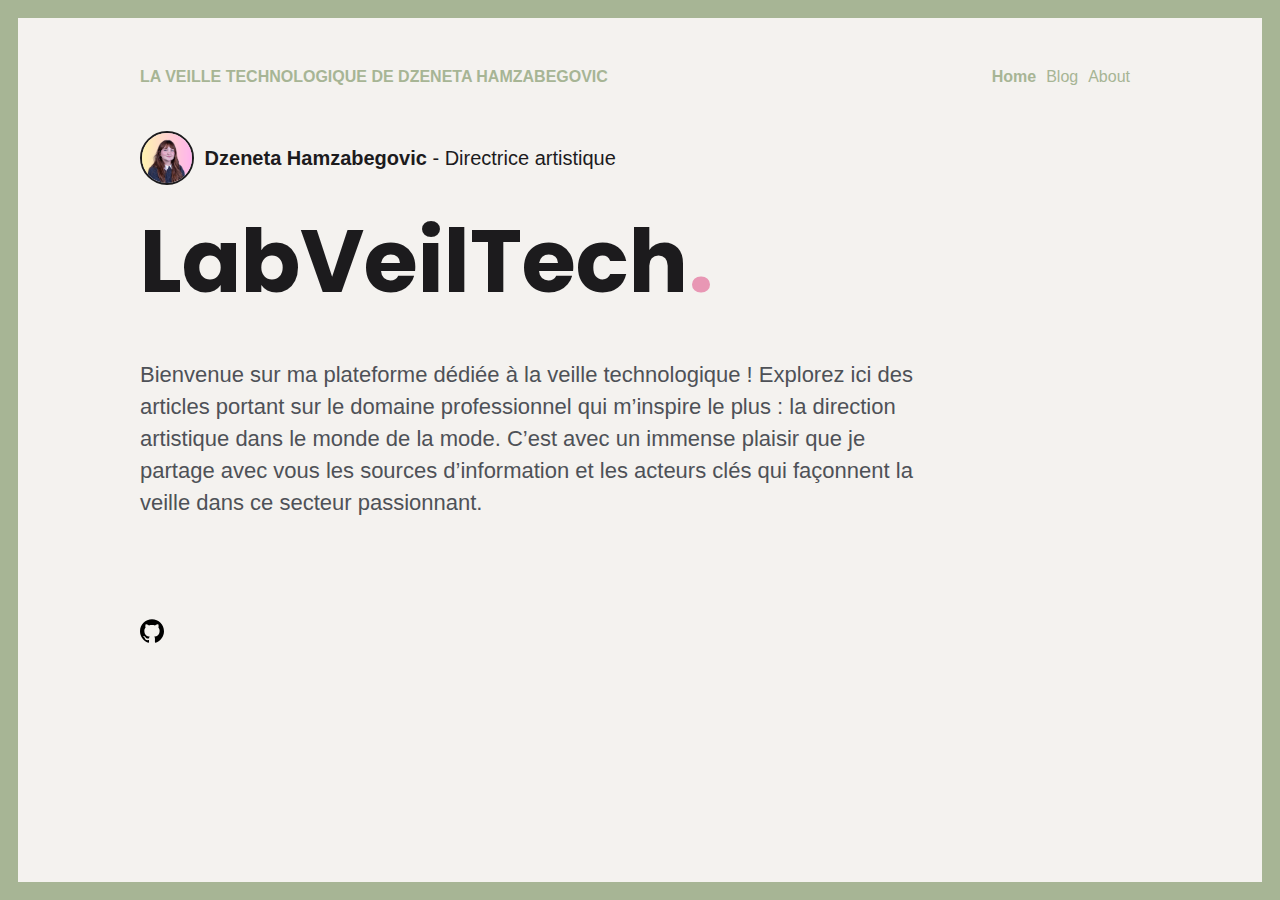
<file: index.html>
<!doctype html><html lang=en><head><meta name=generator content="Hugo 0.119.0"><meta charset=utf-8><meta http-equiv=x-ua-compatible content="ie=edge"><title>LabVeilTech - La veille technologique de Dzeneta Hamzabegovic</title><meta name=viewport content="width=device-width,initial-scale=1"><link rel=icon href=https://dzenetahamzabegovic.github.io/dzeneta.png type=image/png><link rel="shortcut icon" href=https://dzenetahamzabegovic.github.io/dzeneta.png type=image/png><link rel=stylesheet href=/css/style.min.c3deccefac576f44f58d03253b71d006d5fb8651e04103d0e4fe76527a492dee.css><link rel=stylesheet href=/assets/css/extended.min.9729f28a5087b689b946e103d96abd63bfd37b1417effa251dbf798312e3fba5.css><meta property="og:title" content="LabVeilTech"><meta property="og:type" content="website"><meta property="og:url" content="https://dzenetahamzabegovic.github.io/"><meta name=twitter:card content="summary"><meta name=twitter:site content="@zerostaticio"><meta name=twitter:creator content="@zerostaticio"><link rel=preconnect href=https://fonts.gstatic.com><link href="https://fonts.googleapis.com/css2?family=Poppins:wght@400;700&amp;display=swap" rel=stylesheet></head><body class='page frame page-home'><div id=menu-main-mobile class=menu-main-mobile><ul class=menu><li class=menu-item-home><a href=https://dzenetahamzabegovic.github.io/>Home</a></li><li class=menu-item-blog><a href=https://dzenetahamzabegovic.github.io/posts/>Blog</a></li><li class=menu-item-about><a href=https://dzenetahamzabegovic.github.io/about/>About</a></li><li class=menu-item-><a href=https://dzenetahamzabegovic.github.io/></a></li></ul></div><div id=wrapper class=wrapper><div class=header><a class=header-logo href=/>La veille technologique de Dzeneta Hamzabegovic</a><div class=menu-main><ul><li class="menu-item-home active"><a href=/><span>Home</span></a></li><li class=menu-item-blog><a href=/posts/><span>Blog</span></a></li><li class=menu-item-about><a href=/about/><span>About</span></a></li><li class="menu-item- active"><a href><span></span></a></li></ul></div><div id=toggle-menu-main-mobile class=hamburger-trigger><button class=hamburger>Menu</button></div></div><div class="author author-large"><img width=50 class=author-image src=/images/dzeneta.png alt="Dzeneta Hamzabegovic">
<span class=author-name>Dzeneta Hamzabegovic</span>
<span class=author-title>- Directrice artistique</span></div><div class=intro><h1>LabVeilTech<span class=dot>.</span></h1><div class=intro-content><p>Bienvenue sur ma plateforme dédiée à la veille technologique ! Explorez ici des articles portant sur le domaine professionnel qui m&rsquo;inspire le plus : la direction artistique dans le monde de la mode. C&rsquo;est avec un immense plaisir que je partage avec vous les sources d&rsquo;information et les acteurs clés qui façonnent la veille dans ce secteur passionnant.</p></div></div><div class=footer><div class=footer-social><span class="social-icon social-icon-github"><a href=https://github.com/Dzenetahamzabegovic/Dzenetahamzabegovic.github.io title=github target=_blank rel=noopener><img src=/images/social/github.svg width=24 height=24 alt=github></a></span></div></div></div><script type=text/javascript src=/js/bundle.min.5993fcb11c07dea925a3fbd58c03c7f1857197c35fccce3aa963a12c0b3c9960.js></script></body></html>
</file>
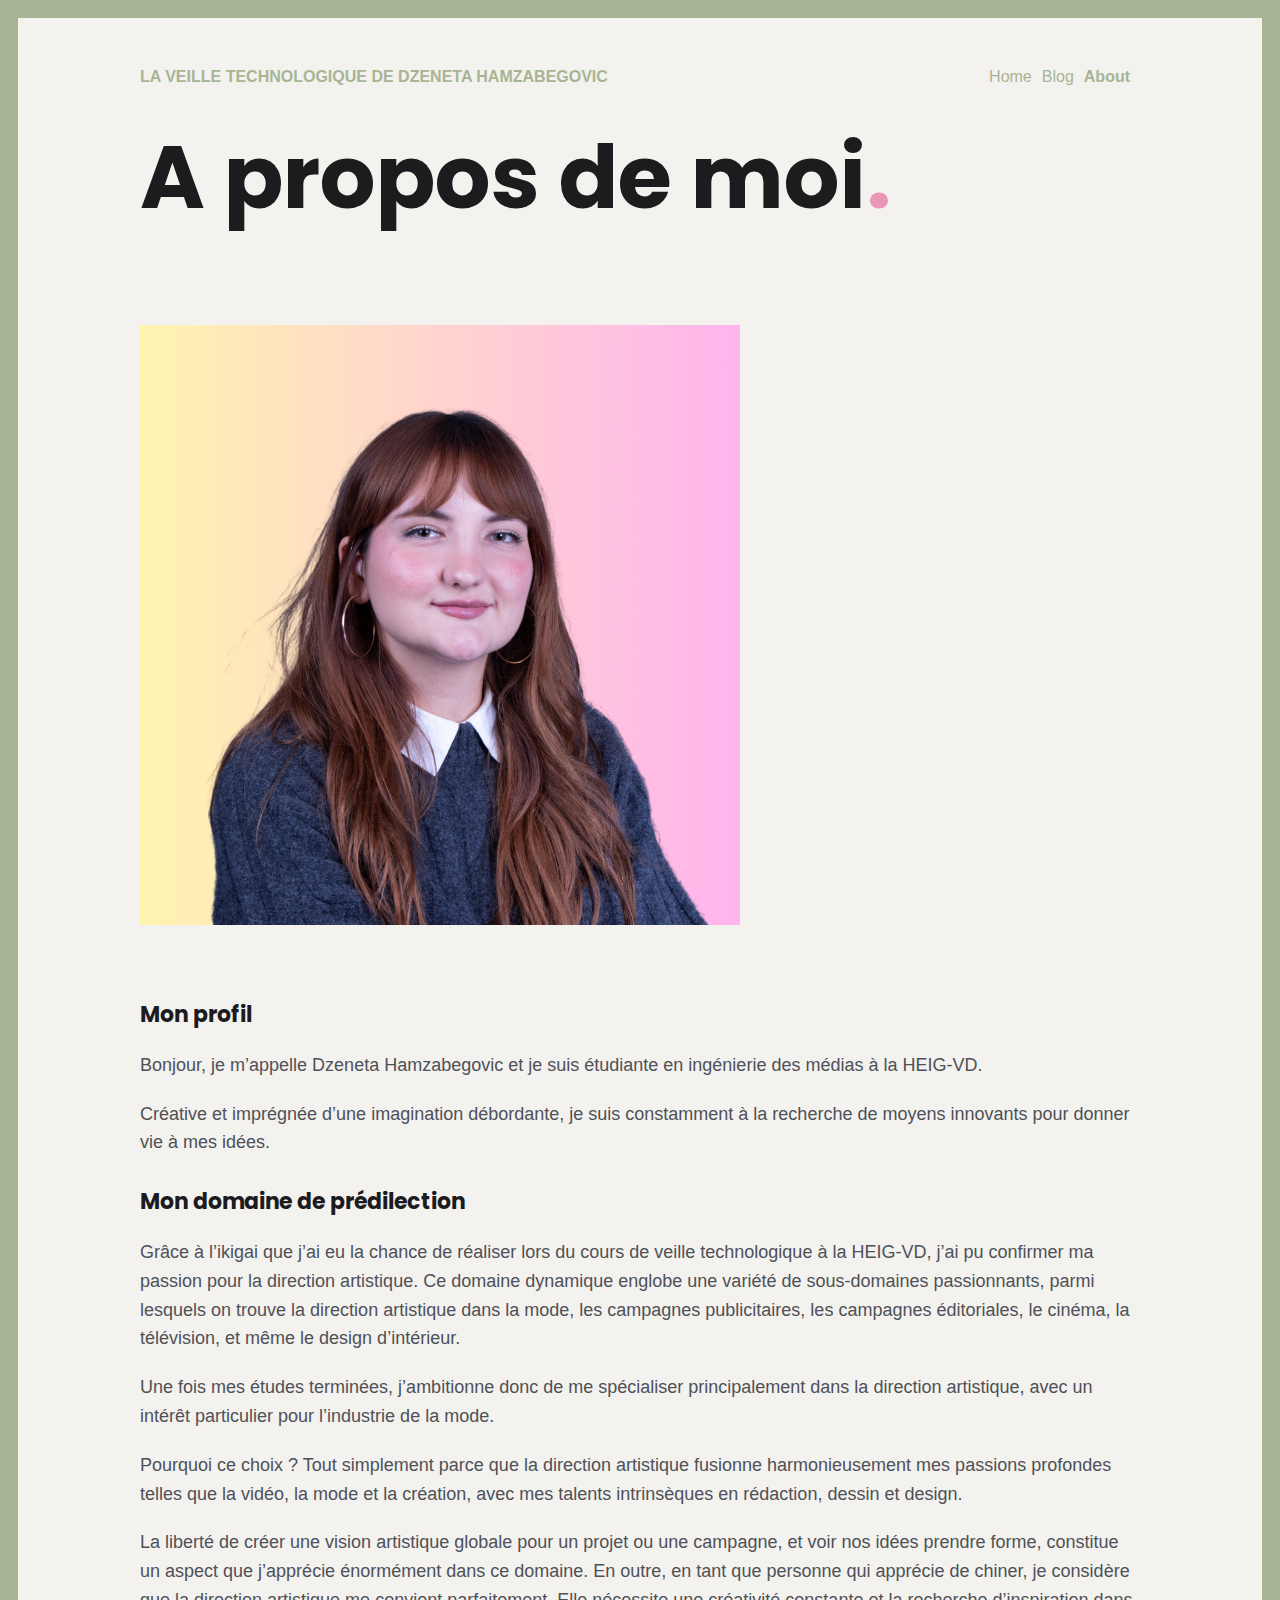
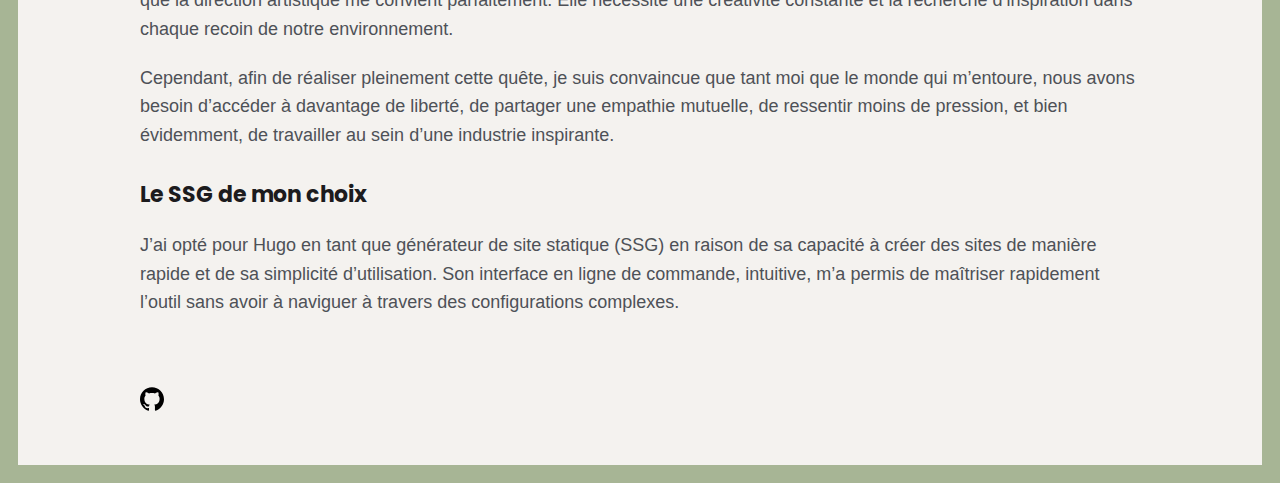
<file: about/index.html>
<!doctype html><html lang=en><head><meta charset=utf-8><meta http-equiv=x-ua-compatible content="ie=edge"><title>A propos de moi - La veille technologique de Dzeneta Hamzabegovic</title><meta name=viewport content="width=device-width,initial-scale=1"><link rel=icon href=https://dzenetahamzabegovic.github.io/dzeneta.png type=image/png><link rel="shortcut icon" href=https://dzenetahamzabegovic.github.io/dzeneta.png type=image/png><link rel=stylesheet href=/css/style.min.c3deccefac576f44f58d03253b71d006d5fb8651e04103d0e4fe76527a492dee.css><link rel=stylesheet href=/assets/css/extended.min.9729f28a5087b689b946e103d96abd63bfd37b1417effa251dbf798312e3fba5.css><meta property="og:title" content="A propos de moi"><meta property="og:type" content="website"><meta property="og:url" content="https://dzenetahamzabegovic.github.io/about/"><meta name=twitter:card content="summary"><meta name=twitter:site content="@zerostaticio"><meta name=twitter:creator content="@zerostaticio"><link rel=preconnect href=https://fonts.gstatic.com><link href="https://fonts.googleapis.com/css2?family=Poppins:wght@400;700&amp;display=swap" rel=stylesheet></head><body class='page frame page-default-single'><div id=menu-main-mobile class=menu-main-mobile><ul class=menu><li class=menu-item-home><a href=https://dzenetahamzabegovic.github.io/>Home</a></li><li class=menu-item-blog><a href=https://dzenetahamzabegovic.github.io/posts/>Blog</a></li><li class=menu-item-about><a href=https://dzenetahamzabegovic.github.io/about/>About</a></li><li class=menu-item-><a href=https://dzenetahamzabegovic.github.io/></a></li></ul></div><div id=wrapper class=wrapper><div class=header><a class=header-logo href=/>La veille technologique de Dzeneta Hamzabegovic</a><div class=menu-main><ul><li class=menu-item-home><a href=/><span>Home</span></a></li><li class=menu-item-blog><a href=/posts/><span>Blog</span></a></li><li class="menu-item-about active"><a href=/about/><span>About</span></a></li><li class=menu-item-><a href><span></span></a></li></ul></div><div id=toggle-menu-main-mobile class=hamburger-trigger><button class=hamburger>Menu</button></div></div><div class=intro><h1>A propos de moi<span class=dot>.</span></h1></div><div class=content><style>img{max-width:300px;height:auto}</style><img src=/images/dzeneta.png alt=Dzeneta_Hamzabegovic width=600 height=auto><h3 id=mon-profil>Mon profil</h3><p>Bonjour, je m’appelle Dzeneta Hamzabegovic et je suis étudiante en ingénierie des médias à la HEIG-VD.</p><p>Créative et imprégnée d’une imagination débordante, je suis constamment à la recherche de moyens innovants pour donner vie à mes idées.</p><h3 id=mon-domaine-de-prédilection>Mon domaine de prédilection</h3><p>Grâce à l&rsquo;ikigai que j&rsquo;ai eu la chance de réaliser lors du cours de veille technologique à la HEIG-VD, j&rsquo;ai pu confirmer ma passion pour la direction artistique. Ce domaine dynamique englobe une variété de sous-domaines passionnants, parmi lesquels on trouve la direction artistique dans la mode, les campagnes publicitaires, les campagnes éditoriales, le cinéma, la télévision, et même le design d&rsquo;intérieur.</p><p>Une fois mes études terminées, j&rsquo;ambitionne donc de me spécialiser principalement dans la direction artistique, avec un intérêt particulier pour l&rsquo;industrie de la mode.</p><p>Pourquoi ce choix ? Tout simplement parce que la direction artistique fusionne harmonieusement mes passions profondes telles que la vidéo, la mode et la création, avec mes talents intrinsèques en rédaction, dessin et design.</p><p>La liberté de créer une vision artistique globale pour un projet ou une campagne, et voir nos idées prendre forme, constitue un aspect que j’apprécie énormément dans ce domaine. En outre, en tant que personne qui apprécie de chiner, je considère que la direction artistique me convient parfaitement. Elle nécessite une créativité constante et la recherche d&rsquo;inspiration dans chaque recoin de notre environnement.</p><p>Cependant, afin de réaliser pleinement cette quête, je suis convaincue que tant moi que le monde qui m&rsquo;entoure, nous avons besoin d&rsquo;accéder à davantage de liberté, de partager une empathie mutuelle, de ressentir moins de pression, et bien évidemment, de travailler au sein d&rsquo;une industrie inspirante.</p><h3 id=le-ssg-de-mon-choix>Le SSG de mon choix</h3><p>J&rsquo;ai opté pour Hugo en tant que générateur de site statique (SSG) en raison de sa capacité à créer des sites de manière rapide et de sa simplicité d&rsquo;utilisation. Son interface en ligne de commande, intuitive, m’a permis de maîtriser rapidement l&rsquo;outil sans avoir à naviguer à travers des configurations complexes.</p></div><div class=footer><div class=footer-social><span class="social-icon social-icon-github"><a href=https://github.com/Dzenetahamzabegovic/Dzenetahamzabegovic.github.io title=github target=_blank rel=noopener><img src=/images/social/github.svg width=24 height=24 alt=github></a></span></div></div></div><script type=text/javascript src=/js/bundle.min.5993fcb11c07dea925a3fbd58c03c7f1857197c35fccce3aa963a12c0b3c9960.js></script></body></html>
</file>
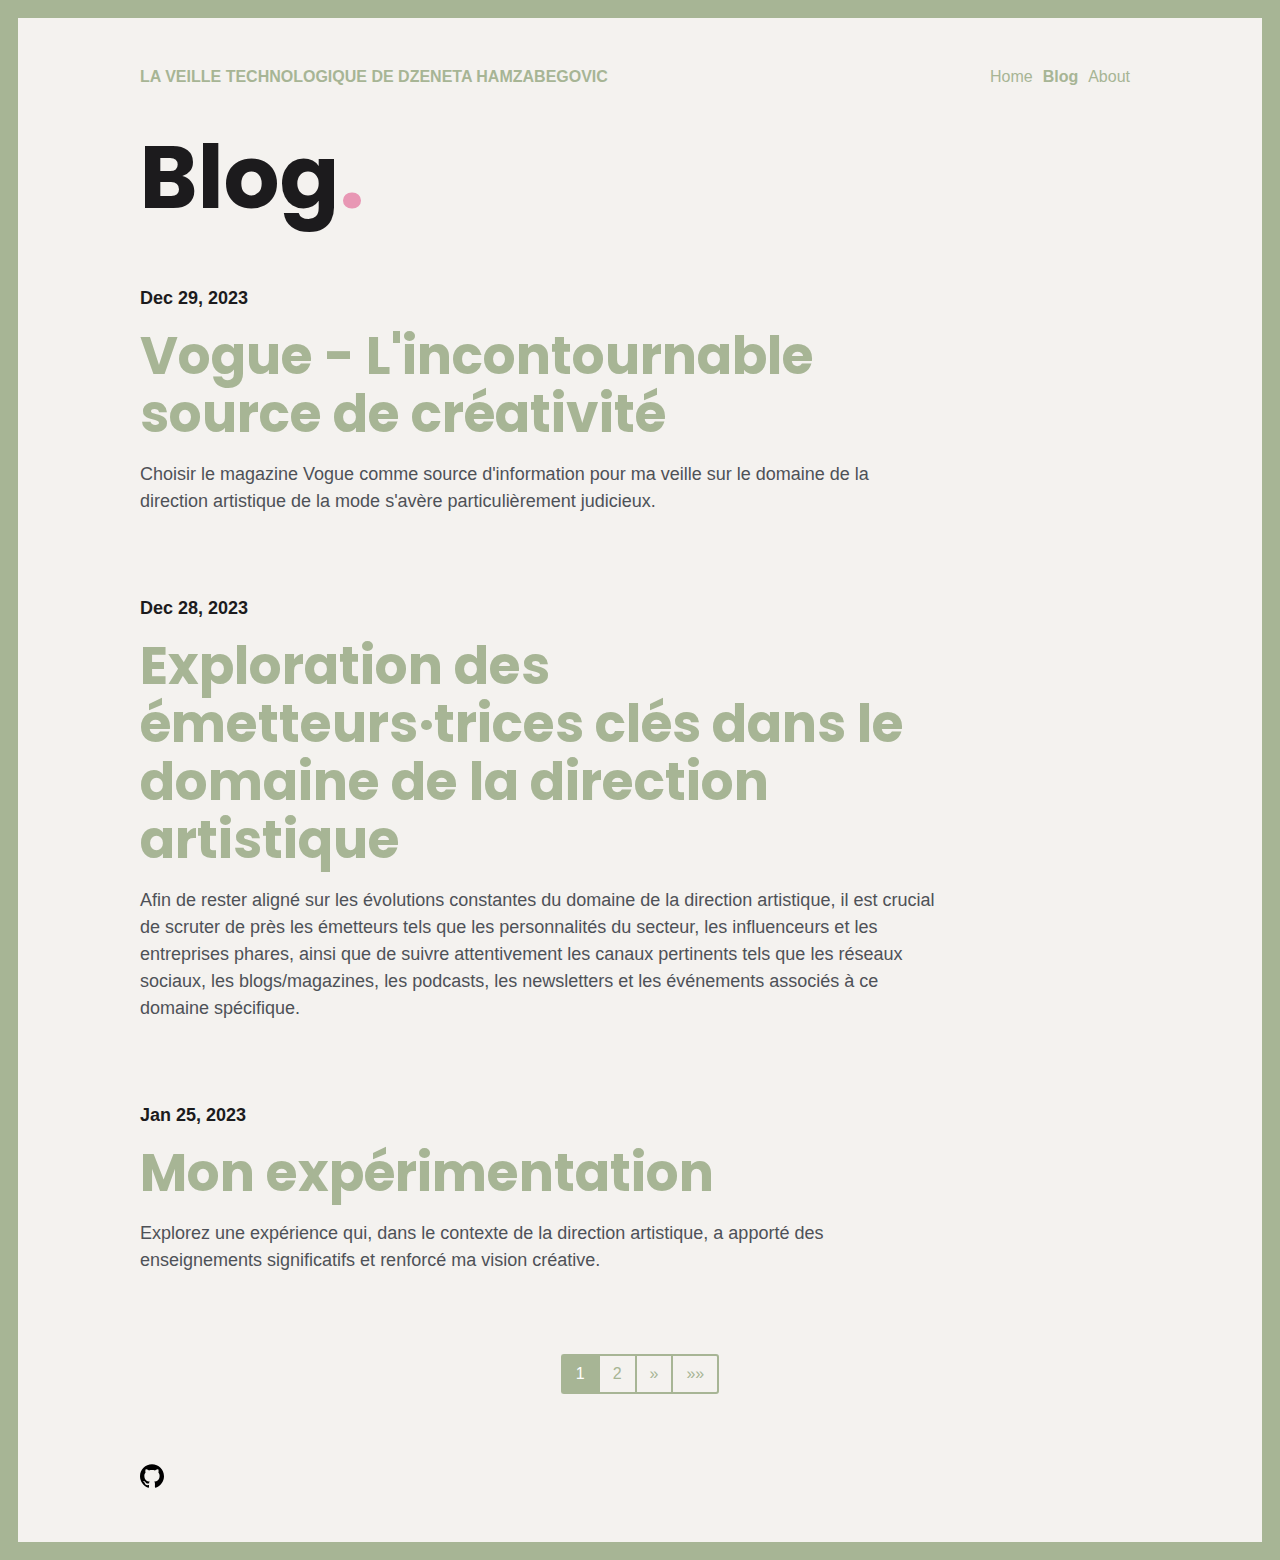
<file: posts/index.html>
<!doctype html><html lang=en><head><meta charset=utf-8><meta http-equiv=x-ua-compatible content="ie=edge"><title>Blog - La veille technologique de Dzeneta Hamzabegovic</title><meta name=viewport content="width=device-width,initial-scale=1"><link rel=icon href=https://dzenetahamzabegovic.github.io/dzeneta.png type=image/png><link rel="shortcut icon" href=https://dzenetahamzabegovic.github.io/dzeneta.png type=image/png><link rel=stylesheet href=/css/style.min.c3deccefac576f44f58d03253b71d006d5fb8651e04103d0e4fe76527a492dee.css><link rel=stylesheet href=/assets/css/extended.min.9729f28a5087b689b946e103d96abd63bfd37b1417effa251dbf798312e3fba5.css><meta property="og:title" content="Blog"><meta property="og:type" content="website"><meta property="og:url" content="https://dzenetahamzabegovic.github.io/posts/"><meta name=twitter:card content="summary"><meta name=twitter:site content="@zerostaticio"><meta name=twitter:creator content="@zerostaticio"><link rel=preconnect href=https://fonts.gstatic.com><link href="https://fonts.googleapis.com/css2?family=Poppins:wght@400;700&amp;display=swap" rel=stylesheet></head><body class='page frame page-blog-list'><div id=menu-main-mobile class=menu-main-mobile><ul class=menu><li class=menu-item-home><a href=https://dzenetahamzabegovic.github.io/>Home</a></li><li class=menu-item-blog><a href=https://dzenetahamzabegovic.github.io/posts/>Blog</a></li><li class=menu-item-about><a href=https://dzenetahamzabegovic.github.io/about/>About</a></li><li class=menu-item-><a href=https://dzenetahamzabegovic.github.io/></a></li></ul></div><div id=wrapper class=wrapper><div class=header><a class=header-logo href=/>La veille technologique de Dzeneta Hamzabegovic</a><div class=menu-main><ul><li class=menu-item-home><a href=/><span>Home</span></a></li><li class="menu-item-blog active"><a href=/posts/><span>Blog</span></a></li><li class=menu-item-about><a href=/about/><span>About</span></a></li><li class=menu-item-><a href><span></span></a></li></ul></div><div id=toggle-menu-main-mobile class=hamburger-trigger><button class=hamburger>Menu</button></div></div><div class=intro><h1>Blog<span class=dot>.</span></h1></div><div class=summary><div class=summary-date>Dec 29, 2023</div><h2 class=summary-title><a href=/posts/vogue/>Vogue - L'incontournable source de créativité</a></h2><p class=summary-description>Choisir le magazine Vogue comme source d'information pour ma veille sur le domaine de la direction artistique de la mode s'avère particulièrement judicieux.</p></div><div class=summary><div class=summary-date>Dec 28, 2023</div><h2 class=summary-title><a href=/posts/sources/>Exploration des émetteurs·trices clés dans le domaine de la direction artistique</a></h2><p class=summary-description>Afin de rester aligné sur les évolutions constantes du domaine de la direction artistique, il est crucial de scruter de près les émetteurs tels que les personnalités du secteur, les influenceurs et les entreprises phares, ainsi que de suivre attentivement les canaux pertinents tels que les réseaux sociaux, les blogs/magazines, les podcasts, les newsletters et les événements associés à ce domaine spécifique.</p></div><div class=summary><div class=summary-date>Jan 25, 2023</div><h2 class=summary-title><a href=/posts/experi/>Mon expérimentation</a></h2><p class=summary-description>Explorez une expérience qui, dans le contexte de la direction artistique, a apporté des enseignements significatifs et renforcé ma vision créative.</p></div><ul class=pagination><li class="pagination-item pagination-item-current"><a href=/posts/ class=pagination-link>1</a></li><li class=pagination-item><a href=/posts/page/2/ class=pagination-link>2</a></li><li class="pagination-item pagination-item-next"><a href=/posts/page/2/ class="pagination-link pagination-link-next">»</a></li><li class="pagination-item pagination-item-last"><a class="pagination-link pagination-link-last" href=/posts/page/2/>»»</a></li></ul><div class=footer><div class=footer-social><span class="social-icon social-icon-github"><a href=https://github.com/Dzenetahamzabegovic/Dzenetahamzabegovic.github.io title=github target=_blank rel=noopener><img src=/images/social/github.svg width=24 height=24 alt=github></a></span></div></div></div><script type=text/javascript src=/js/bundle.min.5993fcb11c07dea925a3fbd58c03c7f1857197c35fccce3aa963a12c0b3c9960.js></script></body></html>
</file>
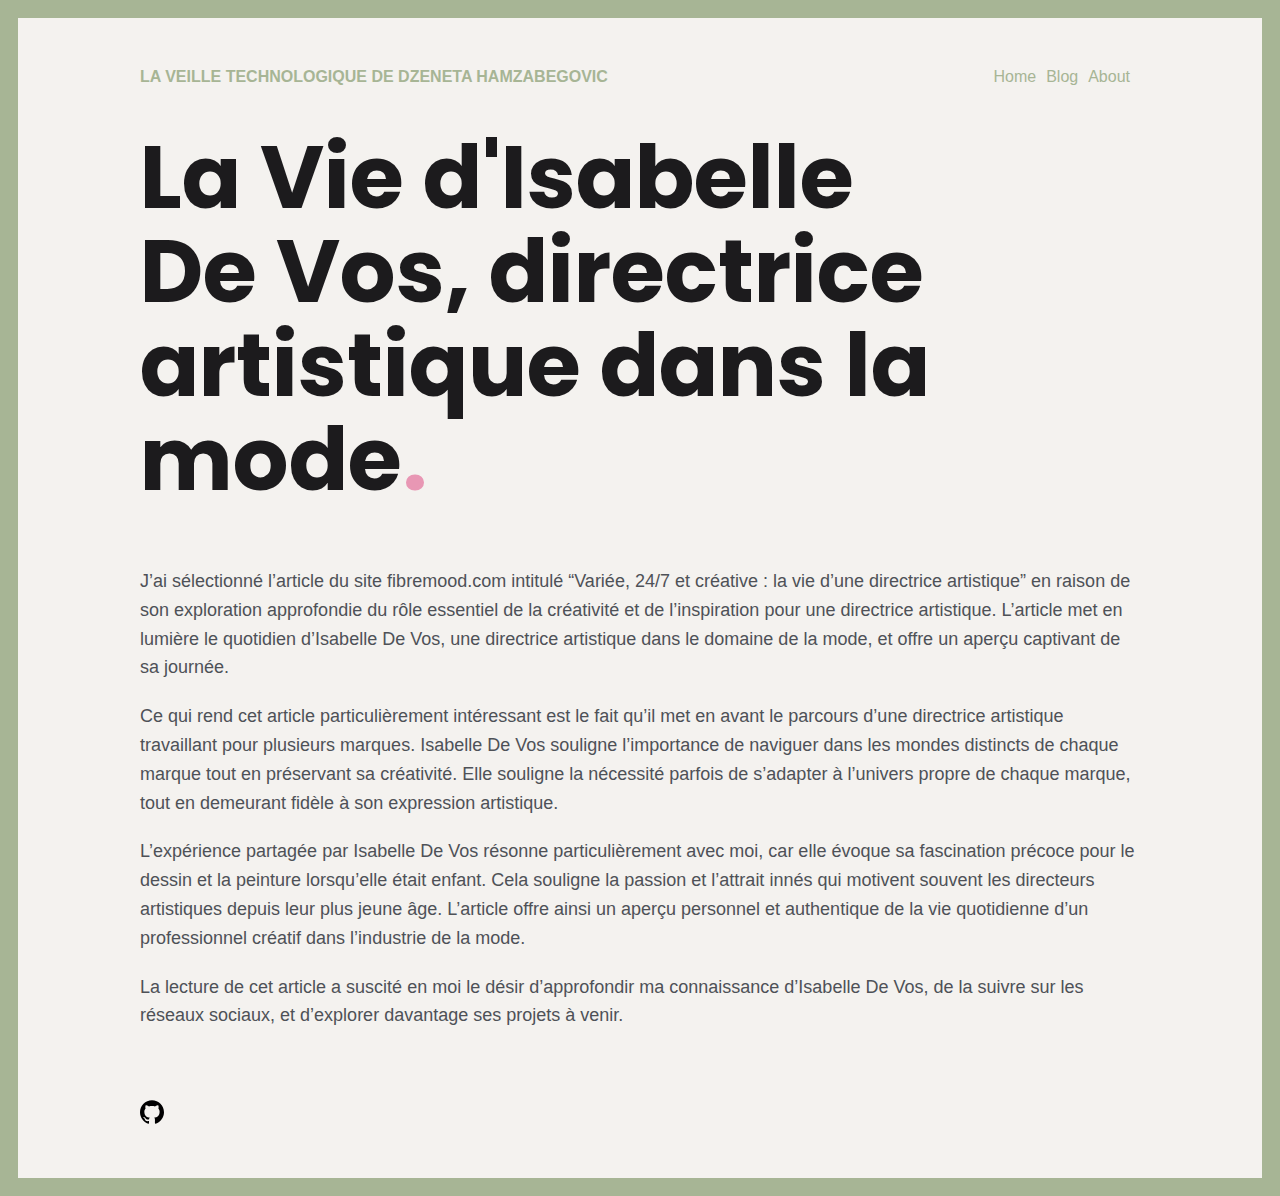
<file: posts/article/index.html>
<!doctype html><html lang=en><head><meta charset=utf-8><meta http-equiv=x-ua-compatible content="ie=edge"><title>La Vie d'Isabelle De Vos, directrice artistique dans la mode - La veille technologique de Dzeneta Hamzabegovic</title><meta name=viewport content="width=device-width,initial-scale=1"><link rel=icon href=https://dzenetahamzabegovic.github.io/dzeneta.png type=image/png><link rel="shortcut icon" href=https://dzenetahamzabegovic.github.io/dzeneta.png type=image/png><link rel=stylesheet href=/css/style.min.c3deccefac576f44f58d03253b71d006d5fb8651e04103d0e4fe76527a492dee.css><link rel=stylesheet href=/assets/css/extended.min.9729f28a5087b689b946e103d96abd63bfd37b1417effa251dbf798312e3fba5.css><meta name=description content="L'article dévoile le quotidien fascinant d'Isabelle De Vos, directrice artistique de mode. Son parcours multibrand met en lumière sa capacité unique à maintenir la créativité tout en s'adaptant aux univers distincts de chaque marque. Inspiré, j'ai été motivé à suivre Isabelle sur les réseaux sociaux et à explorer ses futurs projets."><meta property="og:title" content="La Vie d'Isabelle De Vos, directrice artistique dans la mode"><meta property="og:type" content="website"><meta property="og:url" content="https://dzenetahamzabegovic.github.io/posts/article/"><meta property="og:description" content="L'article dévoile le quotidien fascinant d'Isabelle De Vos, directrice artistique de mode. Son parcours multibrand met en lumière sa capacité unique à maintenir la créativité tout en s'adaptant aux univers distincts de chaque marque. Inspiré, j'ai été motivé à suivre Isabelle sur les réseaux sociaux et à explorer ses futurs projets."><meta name=twitter:card content="summary"><meta name=twitter:site content="@zerostaticio"><meta name=twitter:creator content="@zerostaticio"><link rel=preconnect href=https://fonts.gstatic.com><link href="https://fonts.googleapis.com/css2?family=Poppins:wght@400;700&amp;display=swap" rel=stylesheet></head><body class='page frame page-blog-single'><div id=menu-main-mobile class=menu-main-mobile><ul class=menu><li class=menu-item-home><a href=https://dzenetahamzabegovic.github.io/>Home</a></li><li class=menu-item-blog><a href=https://dzenetahamzabegovic.github.io/posts/>Blog</a></li><li class=menu-item-about><a href=https://dzenetahamzabegovic.github.io/about/>About</a></li><li class=menu-item-><a href=https://dzenetahamzabegovic.github.io/></a></li></ul></div><div id=wrapper class=wrapper><div class=header><a class=header-logo href=/>La veille technologique de Dzeneta Hamzabegovic</a><div class=menu-main><ul><li class=menu-item-home><a href=/><span>Home</span></a></li><li class=menu-item-blog><a href=/posts/><span>Blog</span></a></li><li class=menu-item-about><a href=/about/><span>About</span></a></li><li class=menu-item-><a href><span></span></a></li></ul></div><div id=toggle-menu-main-mobile class=hamburger-trigger><button class=hamburger>Menu</button></div></div><div class=blog><div class=intro><h1>La Vie d'Isabelle De Vos, directrice artistique dans la mode<span class=dot>.</span></h1></div><div class=content><p>J&rsquo;ai sélectionné l&rsquo;article du site fibremood.com intitulé &ldquo;Variée, 24/7 et créative : la vie d&rsquo;une directrice artistique&rdquo; en raison de son exploration approfondie du rôle essentiel de la créativité et de l&rsquo;inspiration pour une directrice artistique. L&rsquo;article met en lumière le quotidien d&rsquo;Isabelle De Vos, une directrice artistique dans le domaine de la mode, et offre un aperçu captivant de sa journée.</p><p>Ce qui rend cet article particulièrement intéressant est le fait qu&rsquo;il met en avant le parcours d&rsquo;une directrice artistique travaillant pour plusieurs marques. Isabelle De Vos souligne l&rsquo;importance de naviguer dans les mondes distincts de chaque marque tout en préservant sa créativité. Elle souligne la nécessité parfois de s&rsquo;adapter à l&rsquo;univers propre de chaque marque, tout en demeurant fidèle à son expression artistique.</p><p>L&rsquo;expérience partagée par Isabelle De Vos résonne particulièrement avec moi, car elle évoque sa fascination précoce pour le dessin et la peinture lorsqu&rsquo;elle était enfant. Cela souligne la passion et l&rsquo;attrait innés qui motivent souvent les directeurs artistiques depuis leur plus jeune âge. L&rsquo;article offre ainsi un aperçu personnel et authentique de la vie quotidienne d&rsquo;un professionnel créatif dans l&rsquo;industrie de la mode.</p><p>La lecture de cet article a suscité en moi le désir d&rsquo;approfondir ma connaissance d&rsquo;Isabelle De Vos, de la suivre sur les réseaux sociaux, et d&rsquo;explorer davantage ses projets à venir.</p></div></div><div class=footer><div class=footer-social><span class="social-icon social-icon-github"><a href=https://github.com/Dzenetahamzabegovic/Dzenetahamzabegovic.github.io title=github target=_blank rel=noopener><img src=/images/social/github.svg width=24 height=24 alt=github></a></span></div></div></div><script type=text/javascript src=/js/bundle.min.5993fcb11c07dea925a3fbd58c03c7f1857197c35fccce3aa963a12c0b3c9960.js></script></body></html>
</file>
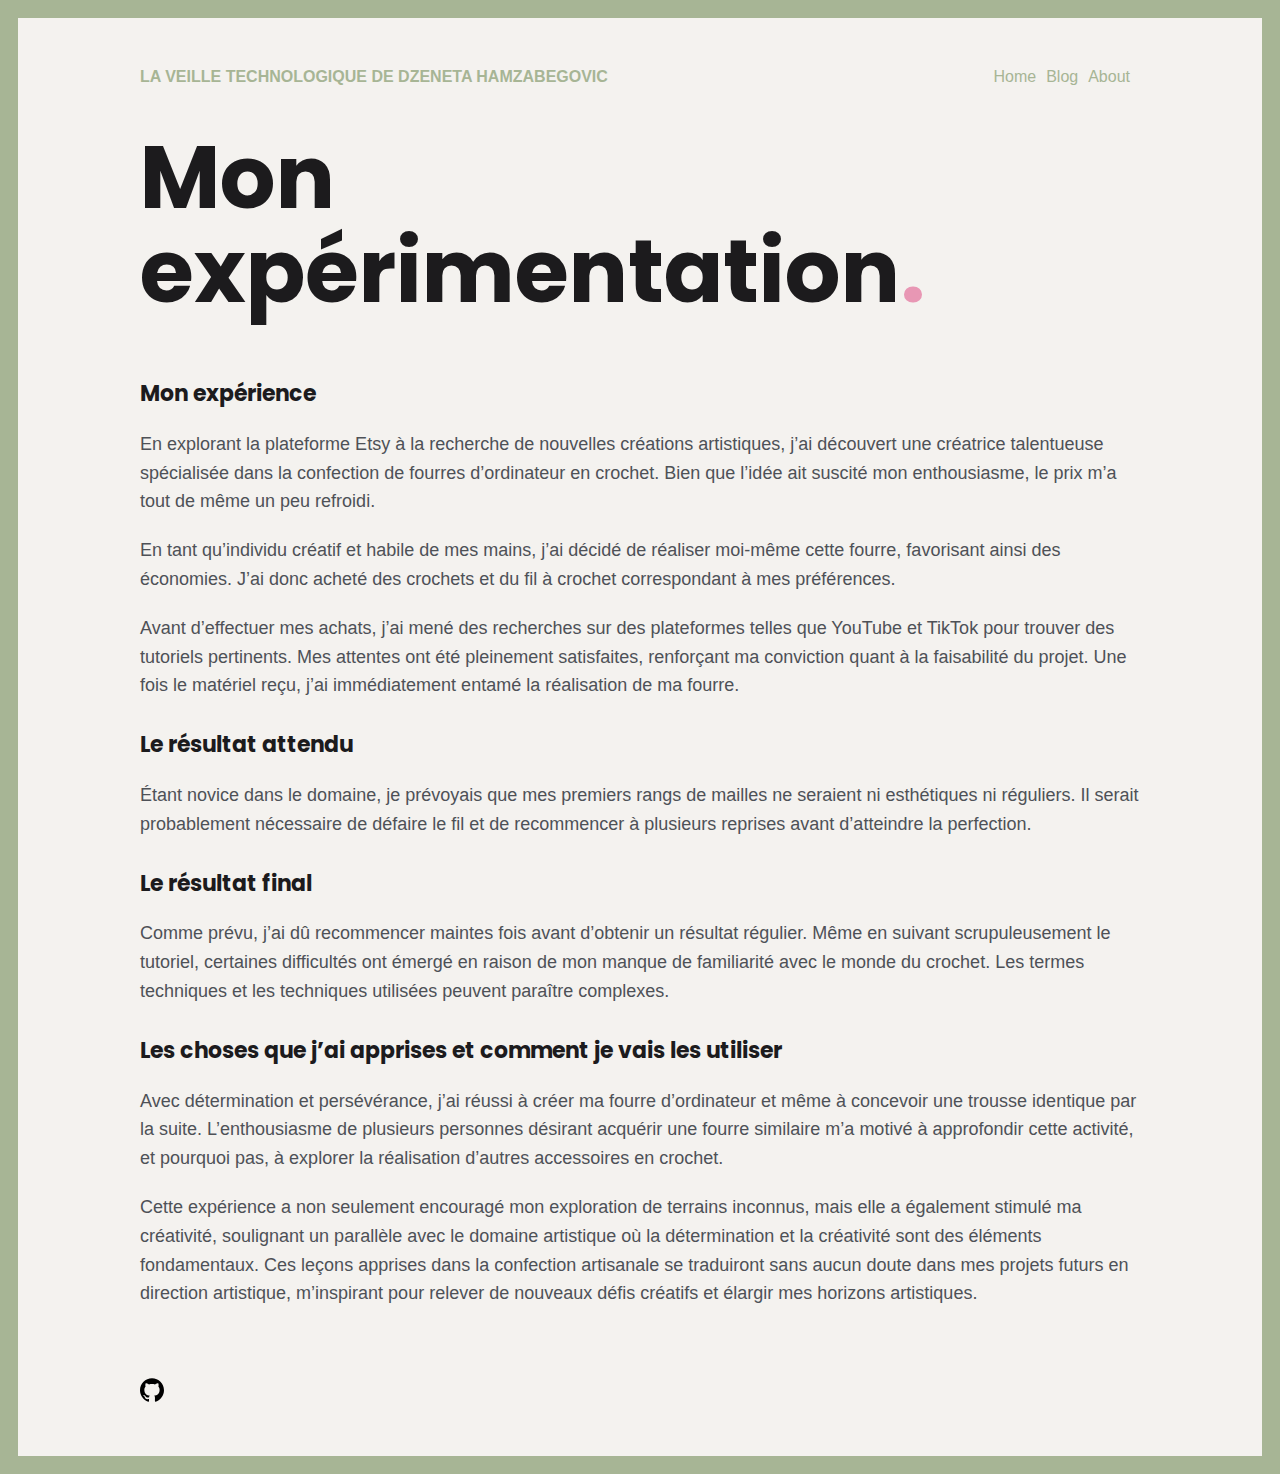
<file: posts/experi/index.html>
<!doctype html><html lang=en><head><meta charset=utf-8><meta http-equiv=x-ua-compatible content="ie=edge"><title>Mon expérimentation - La veille technologique de Dzeneta Hamzabegovic</title><meta name=viewport content="width=device-width,initial-scale=1"><link rel=icon href=https://dzenetahamzabegovic.github.io/dzeneta.png type=image/png><link rel="shortcut icon" href=https://dzenetahamzabegovic.github.io/dzeneta.png type=image/png><link rel=stylesheet href=/css/style.min.c3deccefac576f44f58d03253b71d006d5fb8651e04103d0e4fe76527a492dee.css><link rel=stylesheet href=/assets/css/extended.min.9729f28a5087b689b946e103d96abd63bfd37b1417effa251dbf798312e3fba5.css><meta name=description content="Explorez une expérience qui, dans le contexte de la direction artistique, a apporté des enseignements significatifs et renforcé ma vision créative."><meta property="og:title" content="Mon expérimentation"><meta property="og:type" content="website"><meta property="og:url" content="https://dzenetahamzabegovic.github.io/posts/experi/"><meta property="og:description" content="Explorez une expérience qui, dans le contexte de la direction artistique, a apporté des enseignements significatifs et renforcé ma vision créative."><meta name=twitter:card content="summary"><meta name=twitter:site content="@zerostaticio"><meta name=twitter:creator content="@zerostaticio"><link rel=preconnect href=https://fonts.gstatic.com><link href="https://fonts.googleapis.com/css2?family=Poppins:wght@400;700&amp;display=swap" rel=stylesheet></head><body class='page frame page-blog-single'><div id=menu-main-mobile class=menu-main-mobile><ul class=menu><li class=menu-item-home><a href=https://dzenetahamzabegovic.github.io/>Home</a></li><li class=menu-item-blog><a href=https://dzenetahamzabegovic.github.io/posts/>Blog</a></li><li class=menu-item-about><a href=https://dzenetahamzabegovic.github.io/about/>About</a></li><li class=menu-item-><a href=https://dzenetahamzabegovic.github.io/></a></li></ul></div><div id=wrapper class=wrapper><div class=header><a class=header-logo href=/>La veille technologique de Dzeneta Hamzabegovic</a><div class=menu-main><ul><li class=menu-item-home><a href=/><span>Home</span></a></li><li class=menu-item-blog><a href=/posts/><span>Blog</span></a></li><li class=menu-item-about><a href=/about/><span>About</span></a></li><li class=menu-item-><a href><span></span></a></li></ul></div><div id=toggle-menu-main-mobile class=hamburger-trigger><button class=hamburger>Menu</button></div></div><div class=blog><div class=intro><h1>Mon expérimentation<span class=dot>.</span></h1></div><div class=content><h3 id=mon-expérience>Mon expérience</h3><p>En explorant la plateforme Etsy à la recherche de nouvelles créations artistiques, j&rsquo;ai découvert une créatrice talentueuse spécialisée dans la confection de fourres d&rsquo;ordinateur en crochet. Bien que l&rsquo;idée ait suscité mon enthousiasme, le prix m&rsquo;a tout de même un peu refroidi.</p><p>En tant qu&rsquo;individu créatif et habile de mes mains, j&rsquo;ai décidé de réaliser moi-même cette fourre, favorisant ainsi des économies. J&rsquo;ai donc acheté des crochets et du fil à crochet correspondant à mes préférences.</p><p>Avant d&rsquo;effectuer mes achats, j&rsquo;ai mené des recherches sur des plateformes telles que YouTube et TikTok pour trouver des tutoriels pertinents. Mes attentes ont été pleinement satisfaites, renforçant ma conviction quant à la faisabilité du projet. Une fois le matériel reçu, j&rsquo;ai immédiatement entamé la réalisation de ma fourre.</p><h3 id=le-résultat-attendu>Le résultat attendu</h3><p>Étant novice dans le domaine, je prévoyais que mes premiers rangs de mailles ne seraient ni esthétiques ni réguliers. Il serait probablement nécessaire de défaire le fil et de recommencer à plusieurs reprises avant d&rsquo;atteindre la perfection.</p><h3 id=le-résultat-final>Le résultat final</h3><p>Comme prévu, j&rsquo;ai dû recommencer maintes fois avant d&rsquo;obtenir un résultat régulier. Même en suivant scrupuleusement le tutoriel, certaines difficultés ont émergé en raison de mon manque de familiarité avec le monde du crochet. Les termes techniques et les techniques utilisées peuvent paraître complexes.</p><h3 id=les-choses-que-jai-apprises-et-comment-je-vais-les-utiliser>Les choses que j&rsquo;ai apprises et comment je vais les utiliser</h3><p>Avec détermination et persévérance, j&rsquo;ai réussi à créer ma fourre d&rsquo;ordinateur et même à concevoir une trousse identique par la suite. L&rsquo;enthousiasme de plusieurs personnes désirant acquérir une fourre similaire m&rsquo;a motivé à approfondir cette activité, et pourquoi pas, à explorer la réalisation d&rsquo;autres accessoires en crochet.</p><p>Cette expérience a non seulement encouragé mon exploration de terrains inconnus, mais elle a également stimulé ma créativité, soulignant un parallèle avec le domaine artistique où la détermination et la créativité sont des éléments fondamentaux. Ces leçons apprises dans la confection artisanale se traduiront sans aucun doute dans mes projets futurs en direction artistique, m&rsquo;inspirant pour relever de nouveaux défis créatifs et élargir mes horizons artistiques.</p></div></div><div class=footer><div class=footer-social><span class="social-icon social-icon-github"><a href=https://github.com/Dzenetahamzabegovic/Dzenetahamzabegovic.github.io title=github target=_blank rel=noopener><img src=/images/social/github.svg width=24 height=24 alt=github></a></span></div></div></div><script type=text/javascript src=/js/bundle.min.5993fcb11c07dea925a3fbd58c03c7f1857197c35fccce3aa963a12c0b3c9960.js></script></body></html>
</file>
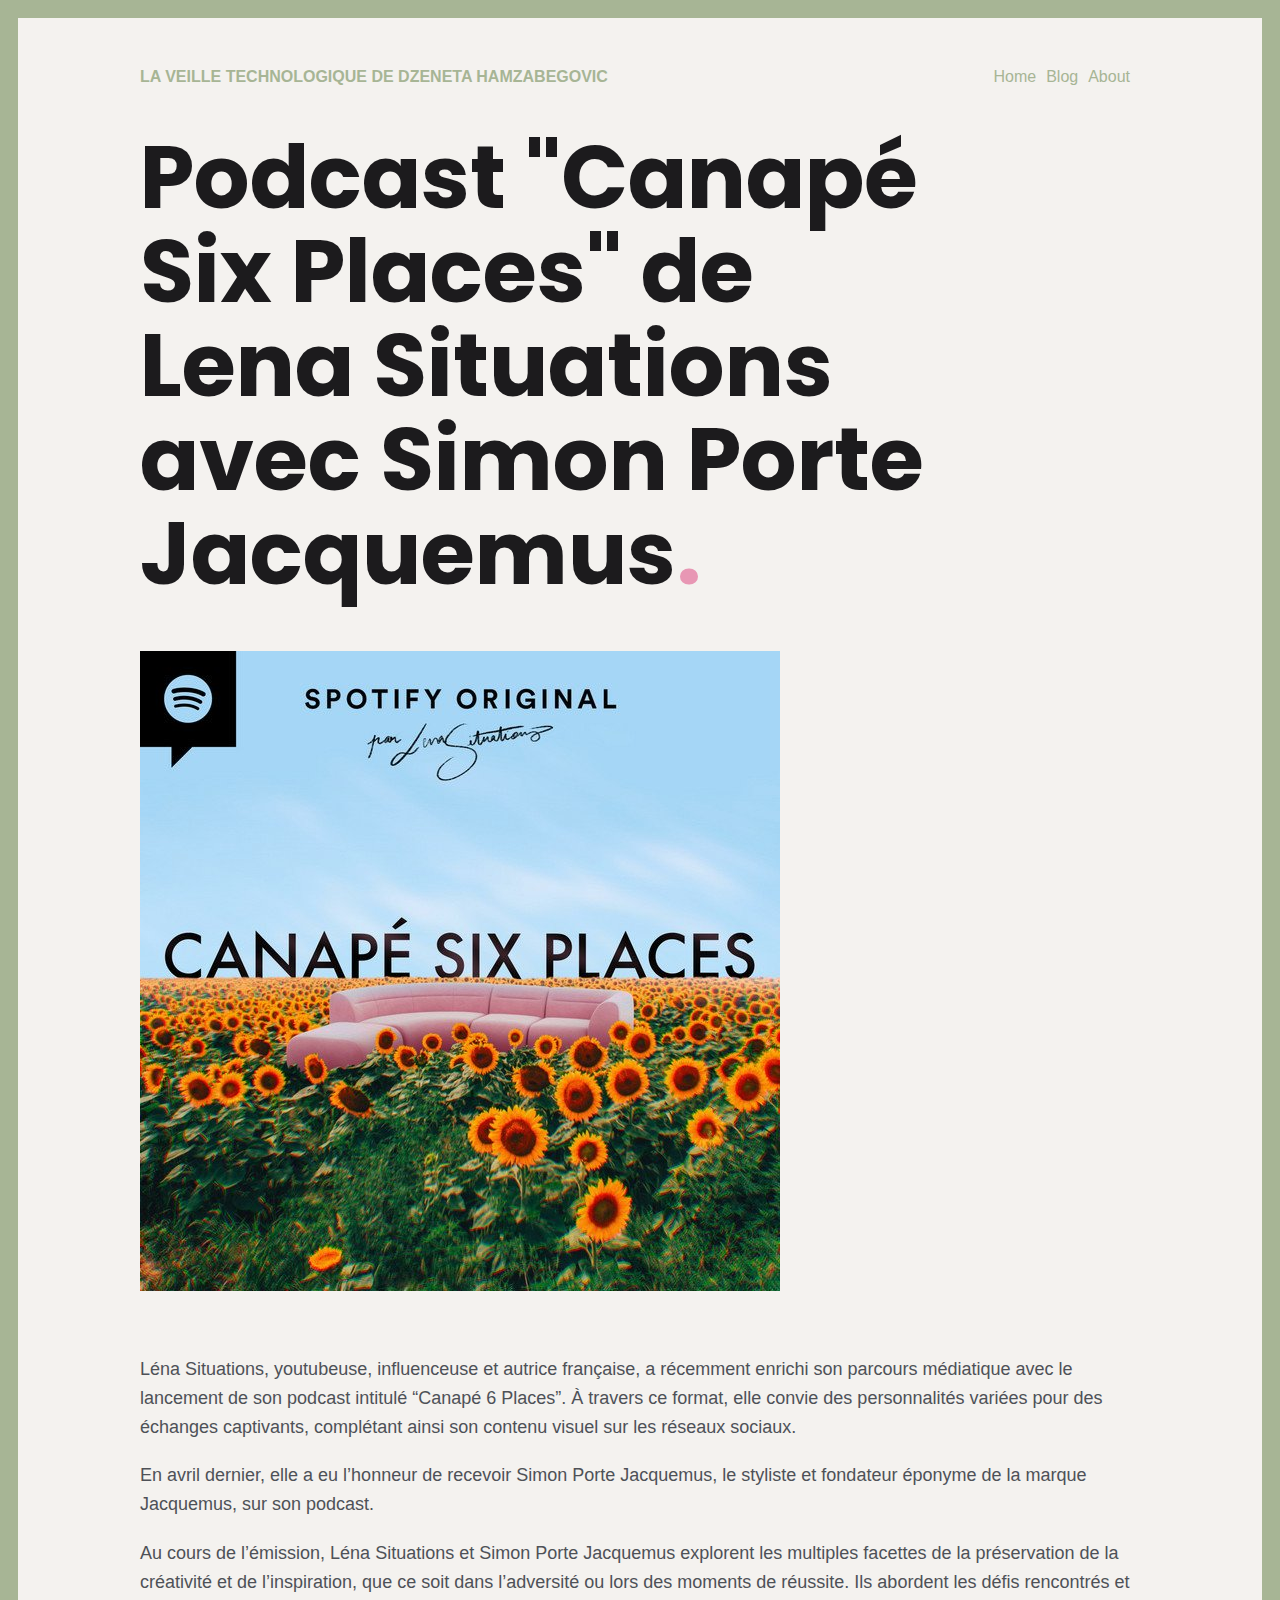
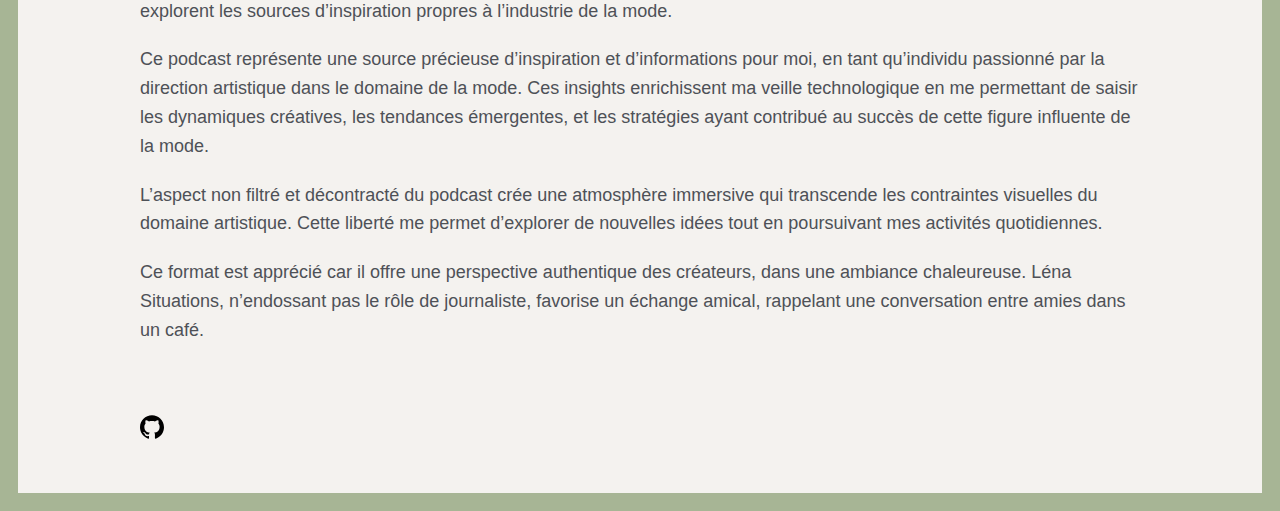
<file: posts/podcast/index.html>
<!doctype html><html lang=en><head><meta charset=utf-8><meta http-equiv=x-ua-compatible content="ie=edge"><title>Podcast "Canapé Six Places" de Lena Situations avec Simon Porte Jacquemus - La veille technologique de Dzeneta Hamzabegovic</title><meta name=viewport content="width=device-width,initial-scale=1"><link rel=icon href=https://dzenetahamzabegovic.github.io/dzeneta.png type=image/png><link rel="shortcut icon" href=https://dzenetahamzabegovic.github.io/dzeneta.png type=image/png><link rel=stylesheet href=/css/style.min.c3deccefac576f44f58d03253b71d006d5fb8651e04103d0e4fe76527a492dee.css><link rel=stylesheet href=/assets/css/extended.min.9729f28a5087b689b946e103d96abd63bfd37b1417effa251dbf798312e3fba5.css><meta name=description content="Lena Situations, une youtubeuse, influenceuse et autrice française, a récemment élargi sa présence médiatique en lançant son podcast intitulé 'Canapé 6 Places'. Dans ce podcast, elle invite des personnalités de divers horizons pour des échanges captivants, en complément de son contenu visuel sur les réseaux sociaux."><meta property="og:title" content="Podcast &#34;Canapé Six Places&#34; de Lena Situations avec Simon Porte Jacquemus"><meta property="og:type" content="website"><meta property="og:url" content="https://dzenetahamzabegovic.github.io/posts/podcast/"><meta property="og:image" content="https://dzenetahamzabegovic.github.io/images/canape-six-places-podcast-lena.jpeg"><meta property="og:description" content="Lena Situations, une youtubeuse, influenceuse et autrice française, a récemment élargi sa présence médiatique en lançant son podcast intitulé 'Canapé 6 Places'. Dans ce podcast, elle invite des personnalités de divers horizons pour des échanges captivants, en complément de son contenu visuel sur les réseaux sociaux."><meta name=twitter:card content="summary"><meta name=twitter:site content="@zerostaticio"><meta name=twitter:creator content="@zerostaticio"><link rel=preconnect href=https://fonts.gstatic.com><link href="https://fonts.googleapis.com/css2?family=Poppins:wght@400;700&amp;display=swap" rel=stylesheet></head><body class='page frame page-blog-single'><div id=menu-main-mobile class=menu-main-mobile><ul class=menu><li class=menu-item-home><a href=https://dzenetahamzabegovic.github.io/>Home</a></li><li class=menu-item-blog><a href=https://dzenetahamzabegovic.github.io/posts/>Blog</a></li><li class=menu-item-about><a href=https://dzenetahamzabegovic.github.io/about/>About</a></li><li class=menu-item-><a href=https://dzenetahamzabegovic.github.io/></a></li></ul></div><div id=wrapper class=wrapper><div class=header><a class=header-logo href=/>La veille technologique de Dzeneta Hamzabegovic</a><div class=menu-main><ul><li class=menu-item-home><a href=/><span>Home</span></a></li><li class=menu-item-blog><a href=/posts/><span>Blog</span></a></li><li class=menu-item-about><a href=/about/><span>About</span></a></li><li class=menu-item-><a href><span></span></a></li></ul></div><div id=toggle-menu-main-mobile class=hamburger-trigger><button class=hamburger>Menu</button></div></div><div class=blog><div class=intro><h1>Podcast "Canapé Six Places" de Lena Situations avec Simon Porte Jacquemus<span class=dot>.</span></h1><img alt="Article hero image" src=/images/canape-six-places-podcast-lena.jpeg></div><div class=content><p>Léna Situations, youtubeuse, influenceuse et autrice française, a récemment enrichi son parcours médiatique avec le lancement de son podcast intitulé &ldquo;Canapé 6 Places&rdquo;. À travers ce format, elle convie des personnalités variées pour des échanges captivants, complétant ainsi son contenu visuel sur les réseaux sociaux.</p><p>En avril dernier, elle a eu l&rsquo;honneur de recevoir Simon Porte Jacquemus, le styliste et fondateur éponyme de la marque Jacquemus, sur son podcast.</p><p>Au cours de l&rsquo;émission, Léna Situations et Simon Porte Jacquemus explorent les multiples facettes de la préservation de la créativité et de l&rsquo;inspiration, que ce soit dans l&rsquo;adversité ou lors des moments de réussite. Ils abordent les défis rencontrés et explorent les sources d&rsquo;inspiration propres à l&rsquo;industrie de la mode.</p><p>Ce podcast représente une source précieuse d&rsquo;inspiration et d&rsquo;informations pour moi, en tant qu&rsquo;individu passionné par la direction artistique dans le domaine de la mode. Ces insights enrichissent ma veille technologique en me permettant de saisir les dynamiques créatives, les tendances émergentes, et les stratégies ayant contribué au succès de cette figure influente de la mode.</p><p>L&rsquo;aspect non filtré et décontracté du podcast crée une atmosphère immersive qui transcende les contraintes visuelles du domaine artistique. Cette liberté me permet d&rsquo;explorer de nouvelles idées tout en poursuivant mes activités quotidiennes.</p><p>Ce format est apprécié car il offre une perspective authentique des créateurs, dans une ambiance chaleureuse. Léna Situations, n&rsquo;endossant pas le rôle de journaliste, favorise un échange amical, rappelant une conversation entre amies dans un café.</p></div></div><div class=footer><div class=footer-social><span class="social-icon social-icon-github"><a href=https://github.com/Dzenetahamzabegovic/Dzenetahamzabegovic.github.io title=github target=_blank rel=noopener><img src=/images/social/github.svg width=24 height=24 alt=github></a></span></div></div></div><script type=text/javascript src=/js/bundle.min.5993fcb11c07dea925a3fbd58c03c7f1857197c35fccce3aa963a12c0b3c9960.js></script></body></html>
</file>
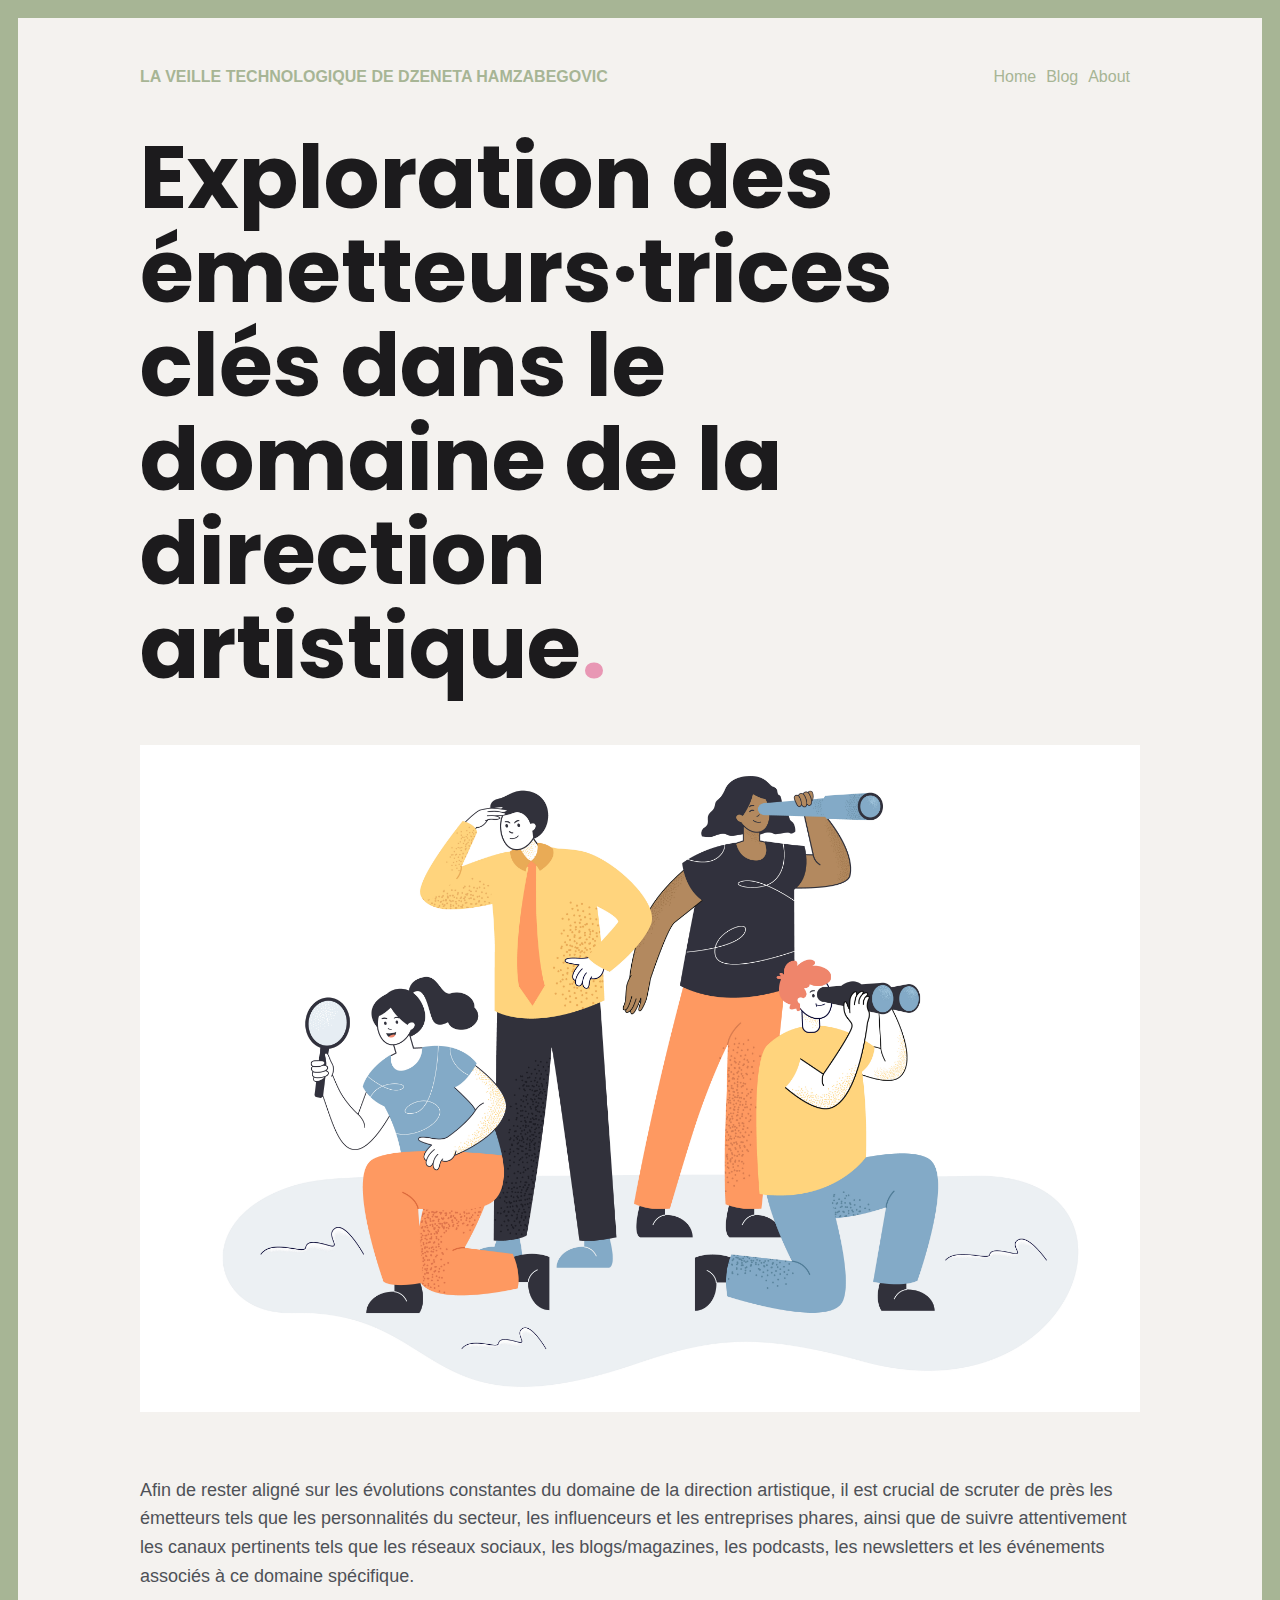
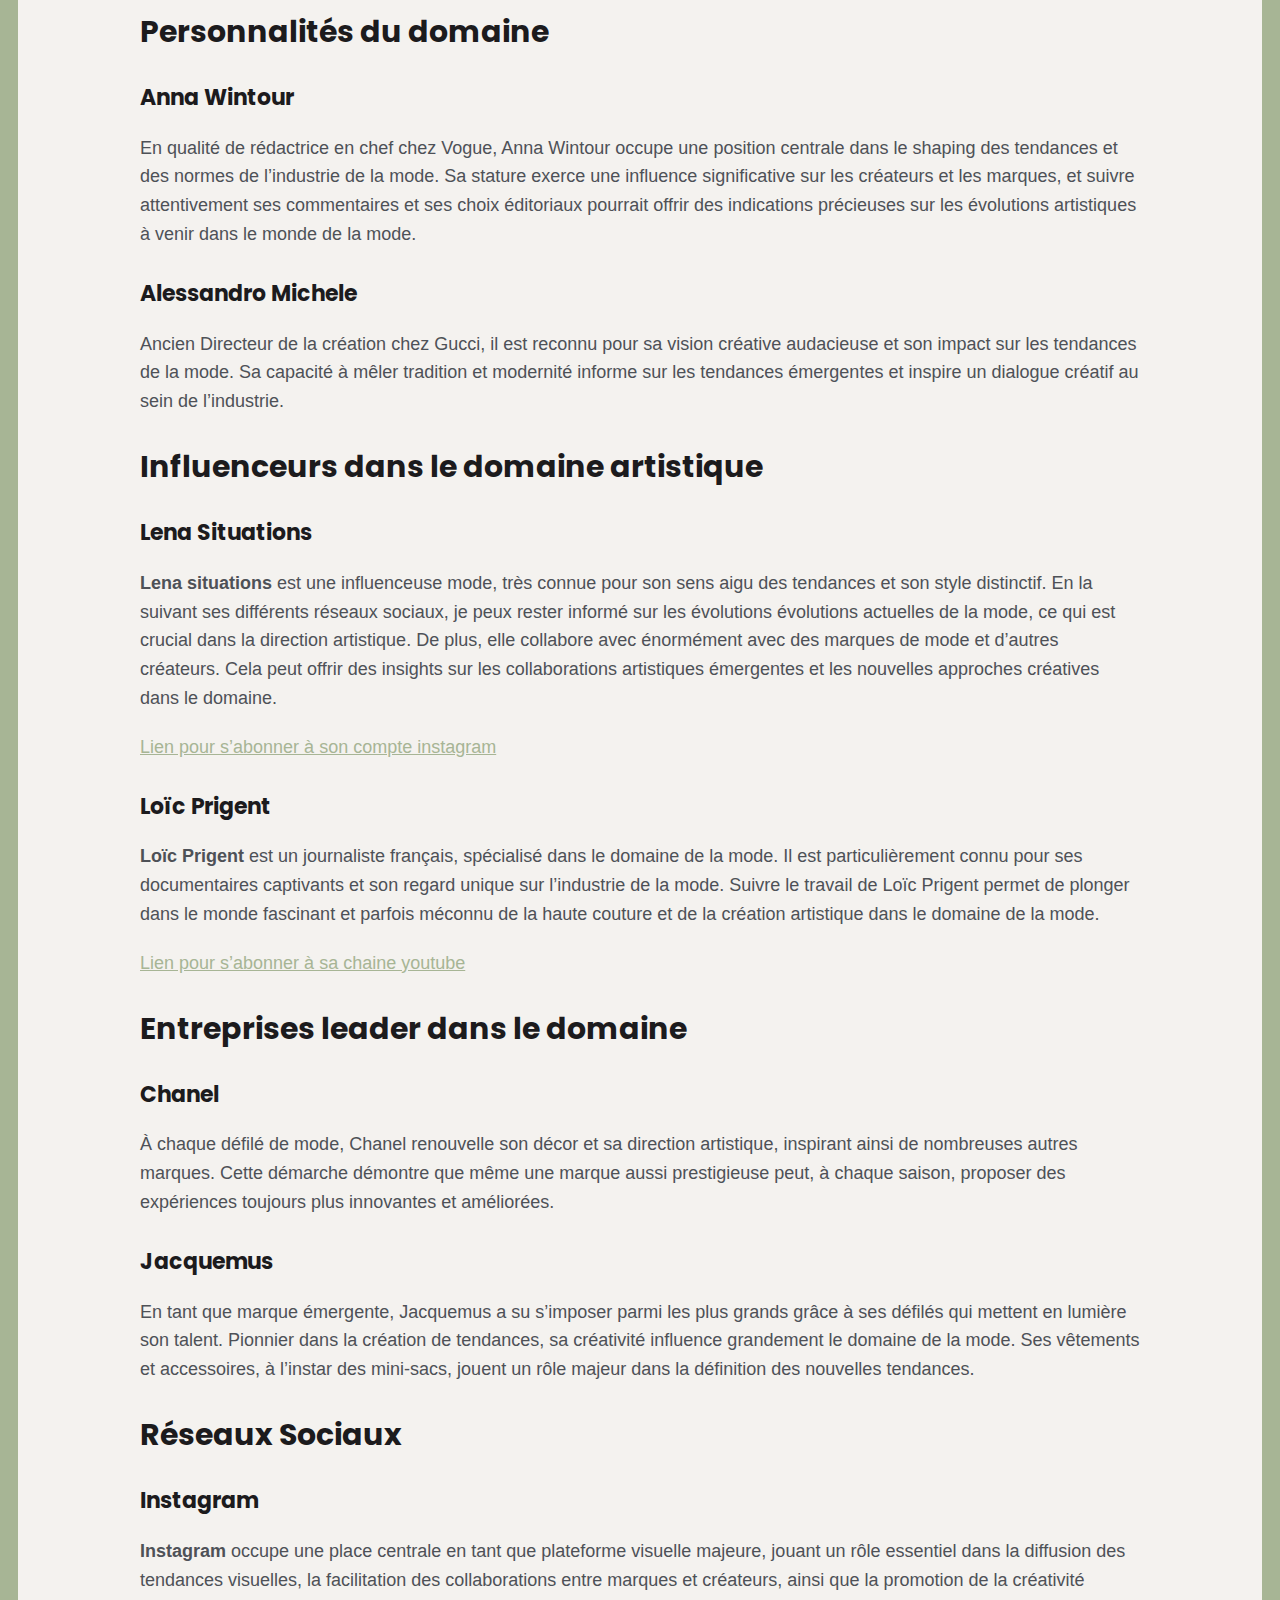
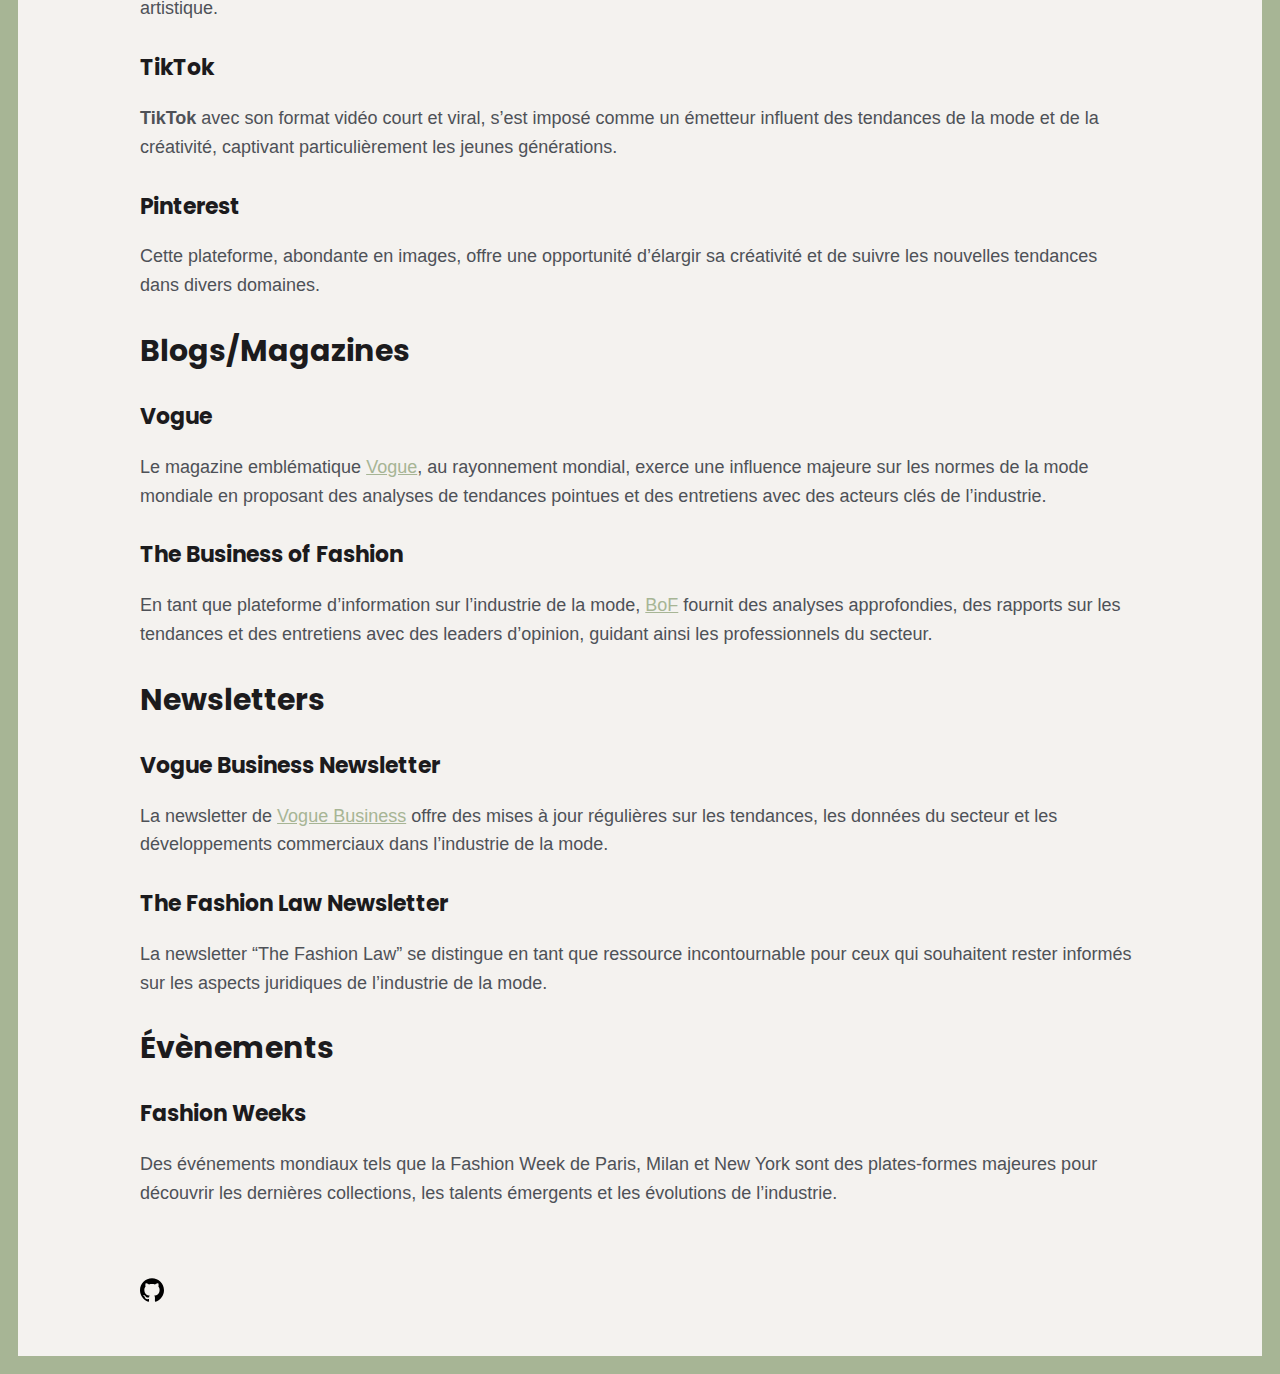
<file: posts/sources/index.html>
<!doctype html><html lang=en><head><meta charset=utf-8><meta http-equiv=x-ua-compatible content="ie=edge"><title>Exploration des émetteurs·trices clés dans le domaine de la direction artistique - La veille technologique de Dzeneta Hamzabegovic</title><meta name=viewport content="width=device-width,initial-scale=1"><link rel=icon href=https://dzenetahamzabegovic.github.io/dzeneta.png type=image/png><link rel="shortcut icon" href=https://dzenetahamzabegovic.github.io/dzeneta.png type=image/png><link rel=stylesheet href=/css/style.min.c3deccefac576f44f58d03253b71d006d5fb8651e04103d0e4fe76527a492dee.css><link rel=stylesheet href=/assets/css/extended.min.9729f28a5087b689b946e103d96abd63bfd37b1417effa251dbf798312e3fba5.css><meta name=description content="Afin de rester aligné sur les évolutions constantes du domaine de la direction artistique, il est crucial de scruter de près les émetteurs tels que les personnalités du secteur, les influenceurs et les entreprises phares, ainsi que de suivre attentivement les canaux pertinents tels que les réseaux sociaux, les blogs/magazines, les podcasts, les newsletters et les événements associés à ce domaine spécifique."><meta property="og:title" content="Exploration des émetteurs·trices clés dans le domaine de la direction artistique"><meta property="og:type" content="website"><meta property="og:url" content="https://dzenetahamzabegovic.github.io/posts/sources/"><meta property="og:image" content="https://dzenetahamzabegovic.github.io/images/look.jpg"><meta property="og:description" content="Afin de rester aligné sur les évolutions constantes du domaine de la direction artistique, il est crucial de scruter de près les émetteurs tels que les personnalités du secteur, les influenceurs et les entreprises phares, ainsi que de suivre attentivement les canaux pertinents tels que les réseaux sociaux, les blogs/magazines, les podcasts, les newsletters et les événements associés à ce domaine spécifique."><meta name=twitter:card content="summary"><meta name=twitter:site content="@zerostaticio"><meta name=twitter:creator content="@zerostaticio"><link rel=preconnect href=https://fonts.gstatic.com><link href="https://fonts.googleapis.com/css2?family=Poppins:wght@400;700&amp;display=swap" rel=stylesheet></head><body class='page frame page-blog-single'><div id=menu-main-mobile class=menu-main-mobile><ul class=menu><li class=menu-item-home><a href=https://dzenetahamzabegovic.github.io/>Home</a></li><li class=menu-item-blog><a href=https://dzenetahamzabegovic.github.io/posts/>Blog</a></li><li class=menu-item-about><a href=https://dzenetahamzabegovic.github.io/about/>About</a></li><li class=menu-item-><a href=https://dzenetahamzabegovic.github.io/></a></li></ul></div><div id=wrapper class=wrapper><div class=header><a class=header-logo href=/>La veille technologique de Dzeneta Hamzabegovic</a><div class=menu-main><ul><li class=menu-item-home><a href=/><span>Home</span></a></li><li class=menu-item-blog><a href=/posts/><span>Blog</span></a></li><li class=menu-item-about><a href=/about/><span>About</span></a></li><li class=menu-item-><a href><span></span></a></li></ul></div><div id=toggle-menu-main-mobile class=hamburger-trigger><button class=hamburger>Menu</button></div></div><div class=blog><div class=intro><h1>Exploration des émetteurs·trices clés dans le domaine de la direction artistique<span class=dot>.</span></h1><img alt="Article hero image" src=/images/look.jpg></div><div class=content><p>Afin de rester aligné sur les évolutions constantes du domaine de la direction artistique, il est crucial de scruter de près les émetteurs tels que les personnalités du secteur, les influenceurs et les entreprises phares, ainsi que de suivre attentivement les canaux pertinents tels que les réseaux sociaux, les blogs/magazines, les podcasts, les newsletters et les événements associés à ce domaine spécifique.</p><h2 id=personnalités-du-domaine>Personnalités du domaine</h2><h3 id=anna-wintour>Anna Wintour</h3><p>En qualité de rédactrice en chef chez Vogue, Anna Wintour occupe une position centrale dans le shaping des tendances et des normes de l&rsquo;industrie de la mode. Sa stature exerce une influence significative sur les créateurs et les marques, et suivre attentivement ses commentaires et ses choix éditoriaux pourrait offrir des indications précieuses sur les évolutions artistiques à venir dans le monde de la mode.</p><h3 id=alessandro-michele>Alessandro Michele</h3><p>Ancien Directeur de la création chez Gucci, il est reconnu pour sa vision créative audacieuse et son impact sur les tendances de la mode. Sa capacité à mêler tradition et modernité informe sur les tendances émergentes et inspire un dialogue créatif au sein de l&rsquo;industrie.</p><h2 id=influenceurs-dans-le-domaine-artistique>Influenceurs dans le domaine artistique</h2><h3 id=lena-situations>Lena Situations</h3><p><strong>Lena situations</strong> est une influenceuse mode, très connue pour son sens aigu des tendances et son style distinctif. En la suivant ses différents réseaux sociaux, je peux rester informé sur les évolutions évolutions actuelles de la mode, ce qui est crucial dans la direction artistique. De plus, elle collabore avec énormément avec des marques de mode et d&rsquo;autres créateurs. Cela peut offrir des insights sur les collaborations artistiques émergentes et les nouvelles approches créatives dans le domaine.</p><p><a href="https://www.instagram.com/lenamahfouf/?hl=fr">Lien pour s&rsquo;abonner à son compte instagram</a></p><h3 id=loïc-prigent>Loïc Prigent</h3><p><strong>Loïc Prigent</strong> est un journaliste français, spécialisé dans le domaine de la mode. Il est particulièrement connu pour ses documentaires captivants et son regard unique sur l&rsquo;industrie de la mode. Suivre le travail de Loïc Prigent permet de plonger dans le monde fascinant et parfois méconnu de la haute couture et de la création artistique dans le domaine de la mode.</p><p><a href=https://www.youtube.com/@LoicPrigent>Lien pour s&rsquo;abonner à sa chaine youtube</a></p><h2 id=entreprises-leader-dans-le-domaine>Entreprises leader dans le domaine</h2><h3 id=chanel>Chanel</h3><p>À chaque défilé de mode, Chanel renouvelle son décor et sa direction artistique, inspirant ainsi de nombreuses autres marques. Cette démarche démontre que même une marque aussi prestigieuse peut, à chaque saison, proposer des expériences toujours plus innovantes et améliorées.</p><h3 id=jacquemus>Jacquemus</h3><p>En tant que marque émergente, Jacquemus a su s&rsquo;imposer parmi les plus grands grâce à ses défilés qui mettent en lumière son talent. Pionnier dans la création de tendances, sa créativité influence grandement le domaine de la mode. Ses vêtements et accessoires, à l&rsquo;instar des mini-sacs, jouent un rôle majeur dans la définition des nouvelles tendances.</p><h2 id=réseaux-sociaux>Réseaux Sociaux</h2><h3 id=instagram>Instagram</h3><p><strong>Instagram</strong> occupe une place centrale en tant que plateforme visuelle majeure, jouant un rôle essentiel dans la diffusion des tendances visuelles, la facilitation des collaborations entre marques et créateurs, ainsi que la promotion de la créativité artistique.</p><h3 id=tiktok>TikTok</h3><p><strong>TikTok</strong> avec son format vidéo court et viral, s&rsquo;est imposé comme un émetteur influent des tendances de la mode et de la créativité, captivant particulièrement les jeunes générations.</p><h3 id=pinterest>Pinterest</h3><p>Cette plateforme, abondante en images, offre une opportunité d&rsquo;élargir sa créativité et de suivre les nouvelles tendances dans divers domaines.</p><h2 id=blogsmagazines>Blogs/Magazines</h2><h3 id=vogue>Vogue</h3><p>Le magazine emblématique <a href=https://www.vogue.com/>Vogue</a>, au rayonnement mondial, exerce une influence majeure sur les normes de la mode mondiale en proposant des analyses de tendances pointues et des entretiens avec des acteurs clés de l&rsquo;industrie.</p><h3 id=the-business-of-fashion>The Business of Fashion</h3><p>En tant que plateforme d&rsquo;information sur l&rsquo;industrie de la mode, <a href=https://www.businessoffashion.com/>BoF</a> fournit des analyses approfondies, des rapports sur les tendances et des entretiens avec des leaders d&rsquo;opinion, guidant ainsi les professionnels du secteur.</p><h2 id=newsletters>Newsletters</h2><h3 id=vogue-business-newsletter>Vogue Business Newsletter</h3><p>La newsletter de <a href="https://www.voguebusiness.com/newsletter/voguebusiness#:~:text=Sign%20up%20to%20our%20newsletter,a%2010%25%20discount%20on%20membership.&amp;text=Enter%20your%20email%20to%20receive,news%20alerts%20from%20Vogue%20Business">Vogue Business</a> offre des mises à jour régulières sur les tendances, les données du secteur et les développements commerciaux dans l&rsquo;industrie de la mode.</p><h3 id=the-fashion-law-newsletter>The Fashion Law Newsletter</h3><p>La newsletter &ldquo;The Fashion Law&rdquo; se distingue en tant que ressource incontournable pour ceux qui souhaitent rester informés sur les aspects juridiques de l&rsquo;industrie de la mode.</p><h2 id=évènements>Évènements</h2><h3 id=fashion-weeks>Fashion Weeks</h3><p>Des événements mondiaux tels que la Fashion Week de Paris, Milan et New York sont des plates-formes majeures pour découvrir les dernières collections, les talents émergents et les évolutions de l&rsquo;industrie.</p></div></div><div class=footer><div class=footer-social><span class="social-icon social-icon-github"><a href=https://github.com/Dzenetahamzabegovic/Dzenetahamzabegovic.github.io title=github target=_blank rel=noopener><img src=/images/social/github.svg width=24 height=24 alt=github></a></span></div></div></div><script type=text/javascript src=/js/bundle.min.5993fcb11c07dea925a3fbd58c03c7f1857197c35fccce3aa963a12c0b3c9960.js></script></body></html>
</file>
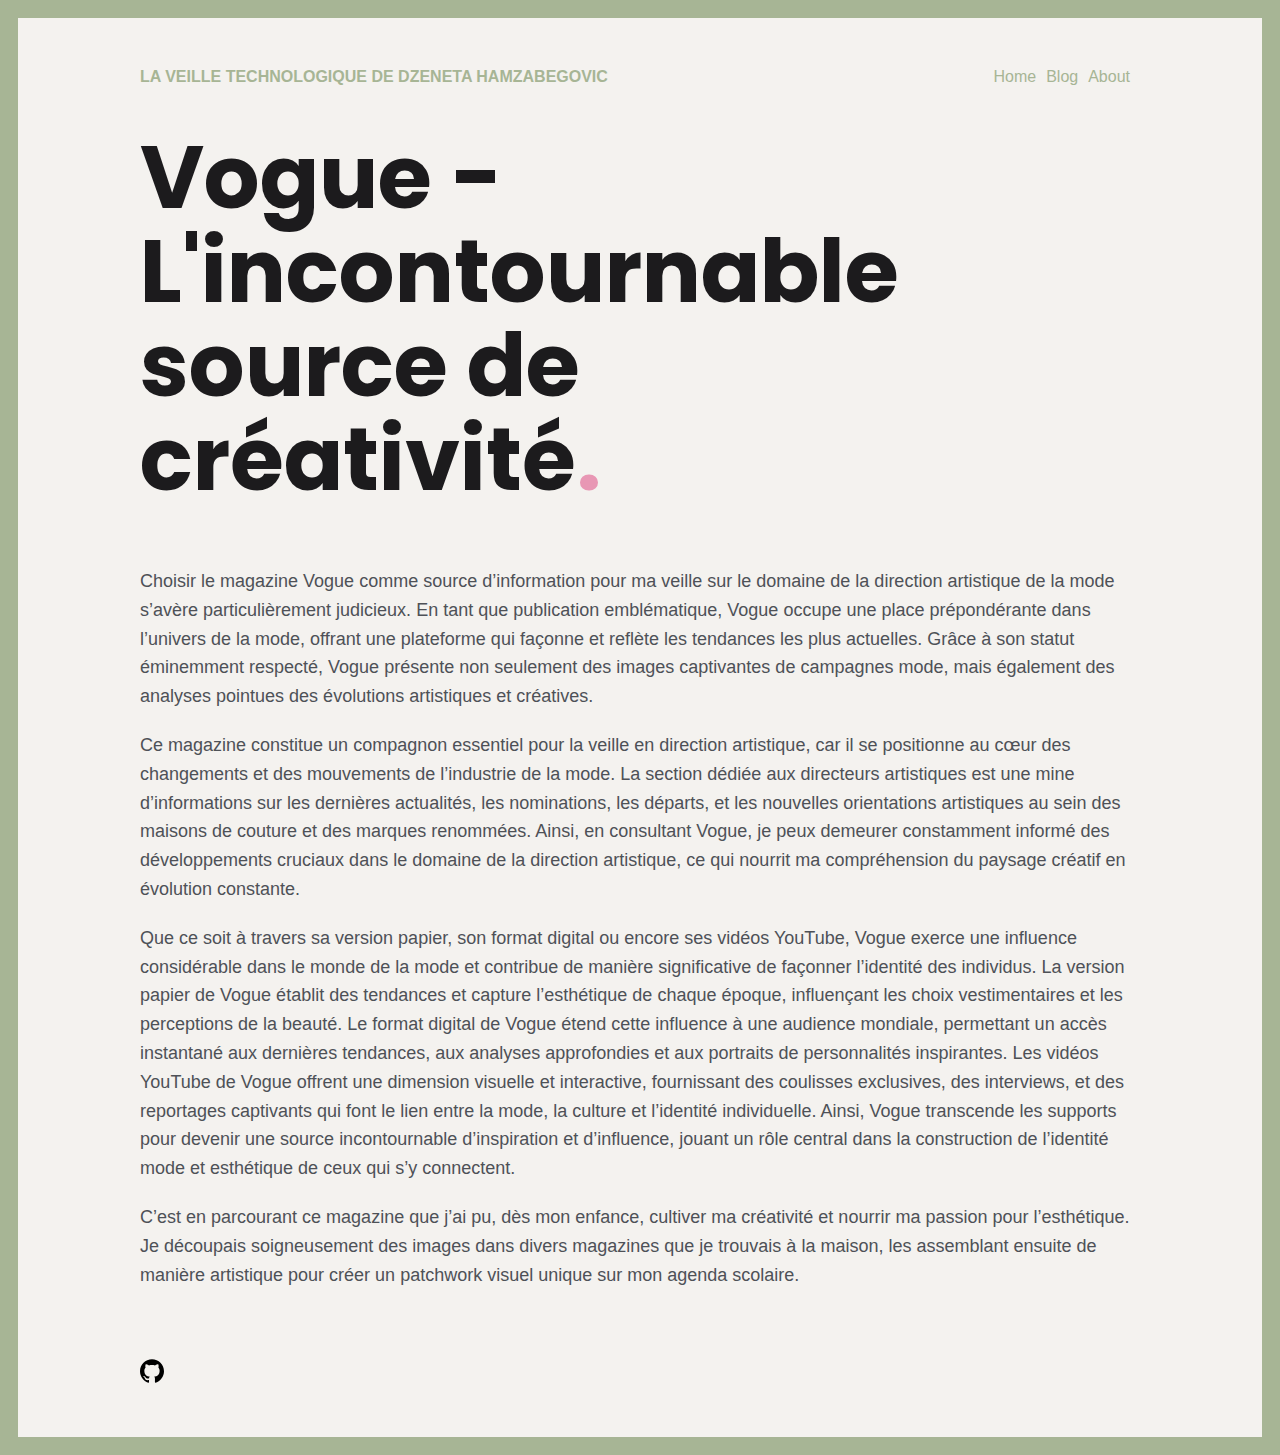
<file: posts/vogue/index.html>
<!doctype html><html lang=en><head><meta charset=utf-8><meta http-equiv=x-ua-compatible content="ie=edge"><title>Vogue - L'incontournable source de créativité - La veille technologique de Dzeneta Hamzabegovic</title><meta name=viewport content="width=device-width,initial-scale=1"><link rel=icon href=https://dzenetahamzabegovic.github.io/dzeneta.png type=image/png><link rel="shortcut icon" href=https://dzenetahamzabegovic.github.io/dzeneta.png type=image/png><link rel=stylesheet href=/css/style.min.c3deccefac576f44f58d03253b71d006d5fb8651e04103d0e4fe76527a492dee.css><link rel=stylesheet href=/assets/css/extended.min.9729f28a5087b689b946e103d96abd63bfd37b1417effa251dbf798312e3fba5.css><meta name=description content="Choisir le magazine Vogue comme source d'information pour ma veille sur le domaine de la direction artistique de la mode s'avère particulièrement judicieux."><meta property="og:title" content="Vogue - L'incontournable source de créativité"><meta property="og:type" content="website"><meta property="og:url" content="https://dzenetahamzabegovic.github.io/posts/vogue/"><meta property="og:description" content="Choisir le magazine Vogue comme source d'information pour ma veille sur le domaine de la direction artistique de la mode s'avère particulièrement judicieux."><meta name=twitter:card content="summary"><meta name=twitter:site content="@zerostaticio"><meta name=twitter:creator content="@zerostaticio"><link rel=preconnect href=https://fonts.gstatic.com><link href="https://fonts.googleapis.com/css2?family=Poppins:wght@400;700&amp;display=swap" rel=stylesheet></head><body class='page frame page-blog-single'><div id=menu-main-mobile class=menu-main-mobile><ul class=menu><li class=menu-item-home><a href=https://dzenetahamzabegovic.github.io/>Home</a></li><li class=menu-item-blog><a href=https://dzenetahamzabegovic.github.io/posts/>Blog</a></li><li class=menu-item-about><a href=https://dzenetahamzabegovic.github.io/about/>About</a></li><li class=menu-item-><a href=https://dzenetahamzabegovic.github.io/></a></li></ul></div><div id=wrapper class=wrapper><div class=header><a class=header-logo href=/>La veille technologique de Dzeneta Hamzabegovic</a><div class=menu-main><ul><li class=menu-item-home><a href=/><span>Home</span></a></li><li class=menu-item-blog><a href=/posts/><span>Blog</span></a></li><li class=menu-item-about><a href=/about/><span>About</span></a></li><li class=menu-item-><a href><span></span></a></li></ul></div><div id=toggle-menu-main-mobile class=hamburger-trigger><button class=hamburger>Menu</button></div></div><div class=blog><div class=intro><h1>Vogue - L'incontournable source de créativité<span class=dot>.</span></h1></div><div class=content><p>Choisir le magazine Vogue comme source d&rsquo;information pour ma veille sur le domaine de la direction artistique de la mode s&rsquo;avère particulièrement judicieux. En tant que publication emblématique, Vogue occupe une place prépondérante dans l&rsquo;univers de la mode, offrant une plateforme qui façonne et reflète les tendances les plus actuelles. Grâce à son statut éminemment respecté, Vogue présente non seulement des images captivantes de campagnes mode, mais également des analyses pointues des évolutions artistiques et créatives.</p><p>Ce magazine constitue un compagnon essentiel pour la veille en direction artistique, car il se positionne au cœur des changements et des mouvements de l&rsquo;industrie de la mode. La section dédiée aux directeurs artistiques est une mine d&rsquo;informations sur les dernières actualités, les nominations, les départs, et les nouvelles orientations artistiques au sein des maisons de couture et des marques renommées. Ainsi, en consultant Vogue, je peux demeurer constamment informé des développements cruciaux dans le domaine de la direction artistique, ce qui nourrit ma compréhension du paysage créatif en évolution constante.</p><p>Que ce soit à travers sa version papier, son format digital ou encore ses vidéos YouTube, Vogue exerce une influence considérable dans le monde de la mode et contribue de manière significative de façonner l&rsquo;identité des individus. La version papier de Vogue établit des tendances et capture l&rsquo;esthétique de chaque époque, influençant les choix vestimentaires et les perceptions de la beauté. Le format digital de Vogue étend cette influence à une audience mondiale, permettant un accès instantané aux dernières tendances, aux analyses approfondies et aux portraits de personnalités inspirantes. Les vidéos YouTube de Vogue offrent une dimension visuelle et interactive, fournissant des coulisses exclusives, des interviews, et des reportages captivants qui font le lien entre la mode, la culture et l&rsquo;identité individuelle. Ainsi, Vogue transcende les supports pour devenir une source incontournable d&rsquo;inspiration et d&rsquo;influence, jouant un rôle central dans la construction de l&rsquo;identité mode et esthétique de ceux qui s&rsquo;y connectent.</p><p>C&rsquo;est en parcourant ce magazine que j&rsquo;ai pu, dès mon enfance, cultiver ma créativité et nourrir ma passion pour l&rsquo;esthétique. Je découpais soigneusement des images dans divers magazines que je trouvais à la maison, les assemblant ensuite de manière artistique pour créer un patchwork visuel unique sur mon agenda scolaire.</p></div></div><div class=footer><div class=footer-social><span class="social-icon social-icon-github"><a href=https://github.com/Dzenetahamzabegovic/Dzenetahamzabegovic.github.io title=github target=_blank rel=noopener><img src=/images/social/github.svg width=24 height=24 alt=github></a></span></div></div></div><script type=text/javascript src=/js/bundle.min.5993fcb11c07dea925a3fbd58c03c7f1857197c35fccce3aa963a12c0b3c9960.js></script></body></html>
</file>
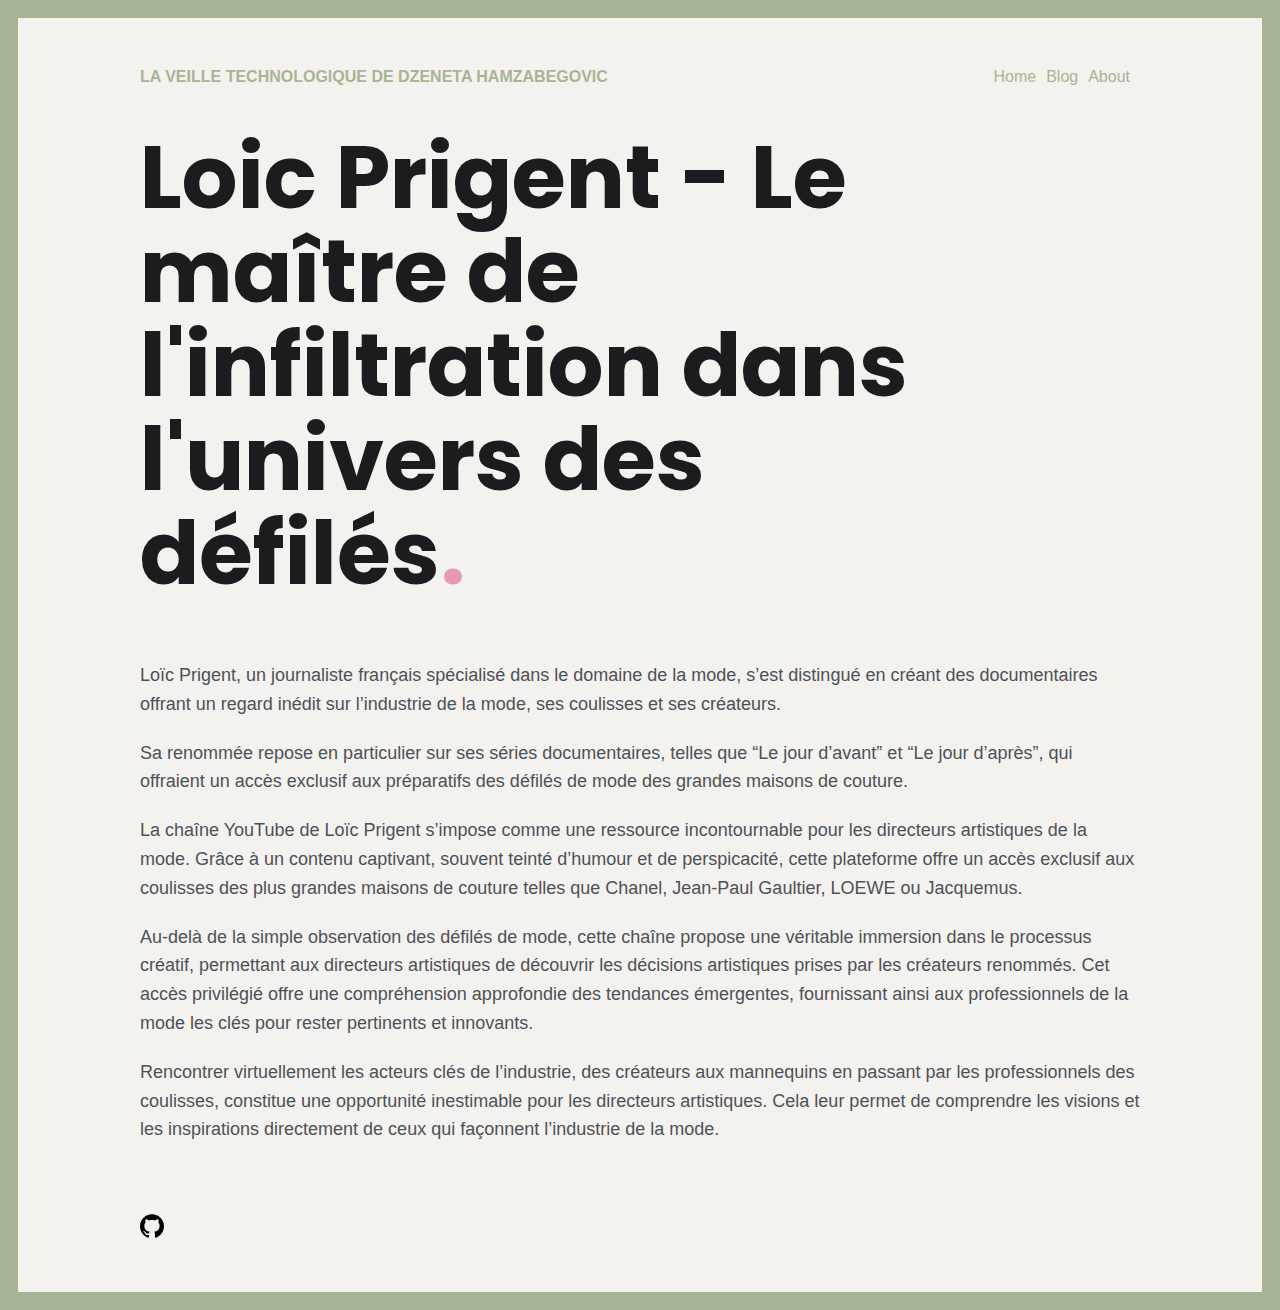
<file: posts/ytb/index.html>
<!doctype html><html lang=en><head><meta charset=utf-8><meta http-equiv=x-ua-compatible content="ie=edge"><title>Loic Prigent - Le maître de l'infiltration dans l'univers des défilés - La veille technologique de Dzeneta Hamzabegovic</title><meta name=viewport content="width=device-width,initial-scale=1"><link rel=icon href=https://dzenetahamzabegovic.github.io/dzeneta.png type=image/png><link rel="shortcut icon" href=https://dzenetahamzabegovic.github.io/dzeneta.png type=image/png><link rel=stylesheet href=/css/style.min.c3deccefac576f44f58d03253b71d006d5fb8651e04103d0e4fe76527a492dee.css><link rel=stylesheet href=/assets/css/extended.min.9729f28a5087b689b946e103d96abd63bfd37b1417effa251dbf798312e3fba5.css><meta name=description content="Loïc Prigent, un journaliste français spécialisé dans le domaine de la mode, s'est distingué en créant des documentaires offrant un regard inédit sur l'industrie de la mode, ses coulisses et ses créateurs."><meta property="og:title" content="Loic Prigent - Le maître de l'infiltration dans l'univers des défilés"><meta property="og:type" content="website"><meta property="og:url" content="https://dzenetahamzabegovic.github.io/posts/ytb/"><meta property="og:description" content="Loïc Prigent, un journaliste français spécialisé dans le domaine de la mode, s'est distingué en créant des documentaires offrant un regard inédit sur l'industrie de la mode, ses coulisses et ses créateurs."><meta name=twitter:card content="summary"><meta name=twitter:site content="@zerostaticio"><meta name=twitter:creator content="@zerostaticio"><link rel=preconnect href=https://fonts.gstatic.com><link href="https://fonts.googleapis.com/css2?family=Poppins:wght@400;700&amp;display=swap" rel=stylesheet></head><body class='page frame page-blog-single'><div id=menu-main-mobile class=menu-main-mobile><ul class=menu><li class=menu-item-home><a href=https://dzenetahamzabegovic.github.io/>Home</a></li><li class=menu-item-blog><a href=https://dzenetahamzabegovic.github.io/posts/>Blog</a></li><li class=menu-item-about><a href=https://dzenetahamzabegovic.github.io/about/>About</a></li><li class=menu-item-><a href=https://dzenetahamzabegovic.github.io/></a></li></ul></div><div id=wrapper class=wrapper><div class=header><a class=header-logo href=/>La veille technologique de Dzeneta Hamzabegovic</a><div class=menu-main><ul><li class=menu-item-home><a href=/><span>Home</span></a></li><li class=menu-item-blog><a href=/posts/><span>Blog</span></a></li><li class=menu-item-about><a href=/about/><span>About</span></a></li><li class=menu-item-><a href><span></span></a></li></ul></div><div id=toggle-menu-main-mobile class=hamburger-trigger><button class=hamburger>Menu</button></div></div><div class=blog><div class=intro><h1>Loic Prigent - Le maître de l'infiltration dans l'univers des défilés<span class=dot>.</span></h1></div><div class=content><p>Loïc Prigent, un journaliste français spécialisé dans le domaine de la mode, s&rsquo;est distingué en créant des documentaires offrant un regard inédit sur l&rsquo;industrie de la mode, ses coulisses et ses créateurs.</p><p>Sa renommée repose en particulier sur ses séries documentaires, telles que &ldquo;Le jour d&rsquo;avant&rdquo; et &ldquo;Le jour d&rsquo;après&rdquo;, qui offraient un accès exclusif aux préparatifs des défilés de mode des grandes maisons de couture.</p><p>La chaîne YouTube de Loïc Prigent s&rsquo;impose comme une ressource incontournable pour les directeurs artistiques de la mode. Grâce à un contenu captivant, souvent teinté d&rsquo;humour et de perspicacité, cette plateforme offre un accès exclusif aux coulisses des plus grandes maisons de couture telles que Chanel, Jean-Paul Gaultier, LOEWE ou Jacquemus.</p><p>Au-delà de la simple observation des défilés de mode, cette chaîne propose une véritable immersion dans le processus créatif, permettant aux directeurs artistiques de découvrir les décisions artistiques prises par les créateurs renommés. Cet accès privilégié offre une compréhension approfondie des tendances émergentes, fournissant ainsi aux professionnels de la mode les clés pour rester pertinents et innovants.</p><p>Rencontrer virtuellement les acteurs clés de l&rsquo;industrie, des créateurs aux mannequins en passant par les professionnels des coulisses, constitue une opportunité inestimable pour les directeurs artistiques. Cela leur permet de comprendre les visions et les inspirations directement de ceux qui façonnent l&rsquo;industrie de la mode.</p></div></div><div class=footer><div class=footer-social><span class="social-icon social-icon-github"><a href=https://github.com/Dzenetahamzabegovic/Dzenetahamzabegovic.github.io title=github target=_blank rel=noopener><img src=/images/social/github.svg width=24 height=24 alt=github></a></span></div></div></div><script type=text/javascript src=/js/bundle.min.5993fcb11c07dea925a3fbd58c03c7f1857197c35fccce3aa963a12c0b3c9960.js></script></body></html>
</file>
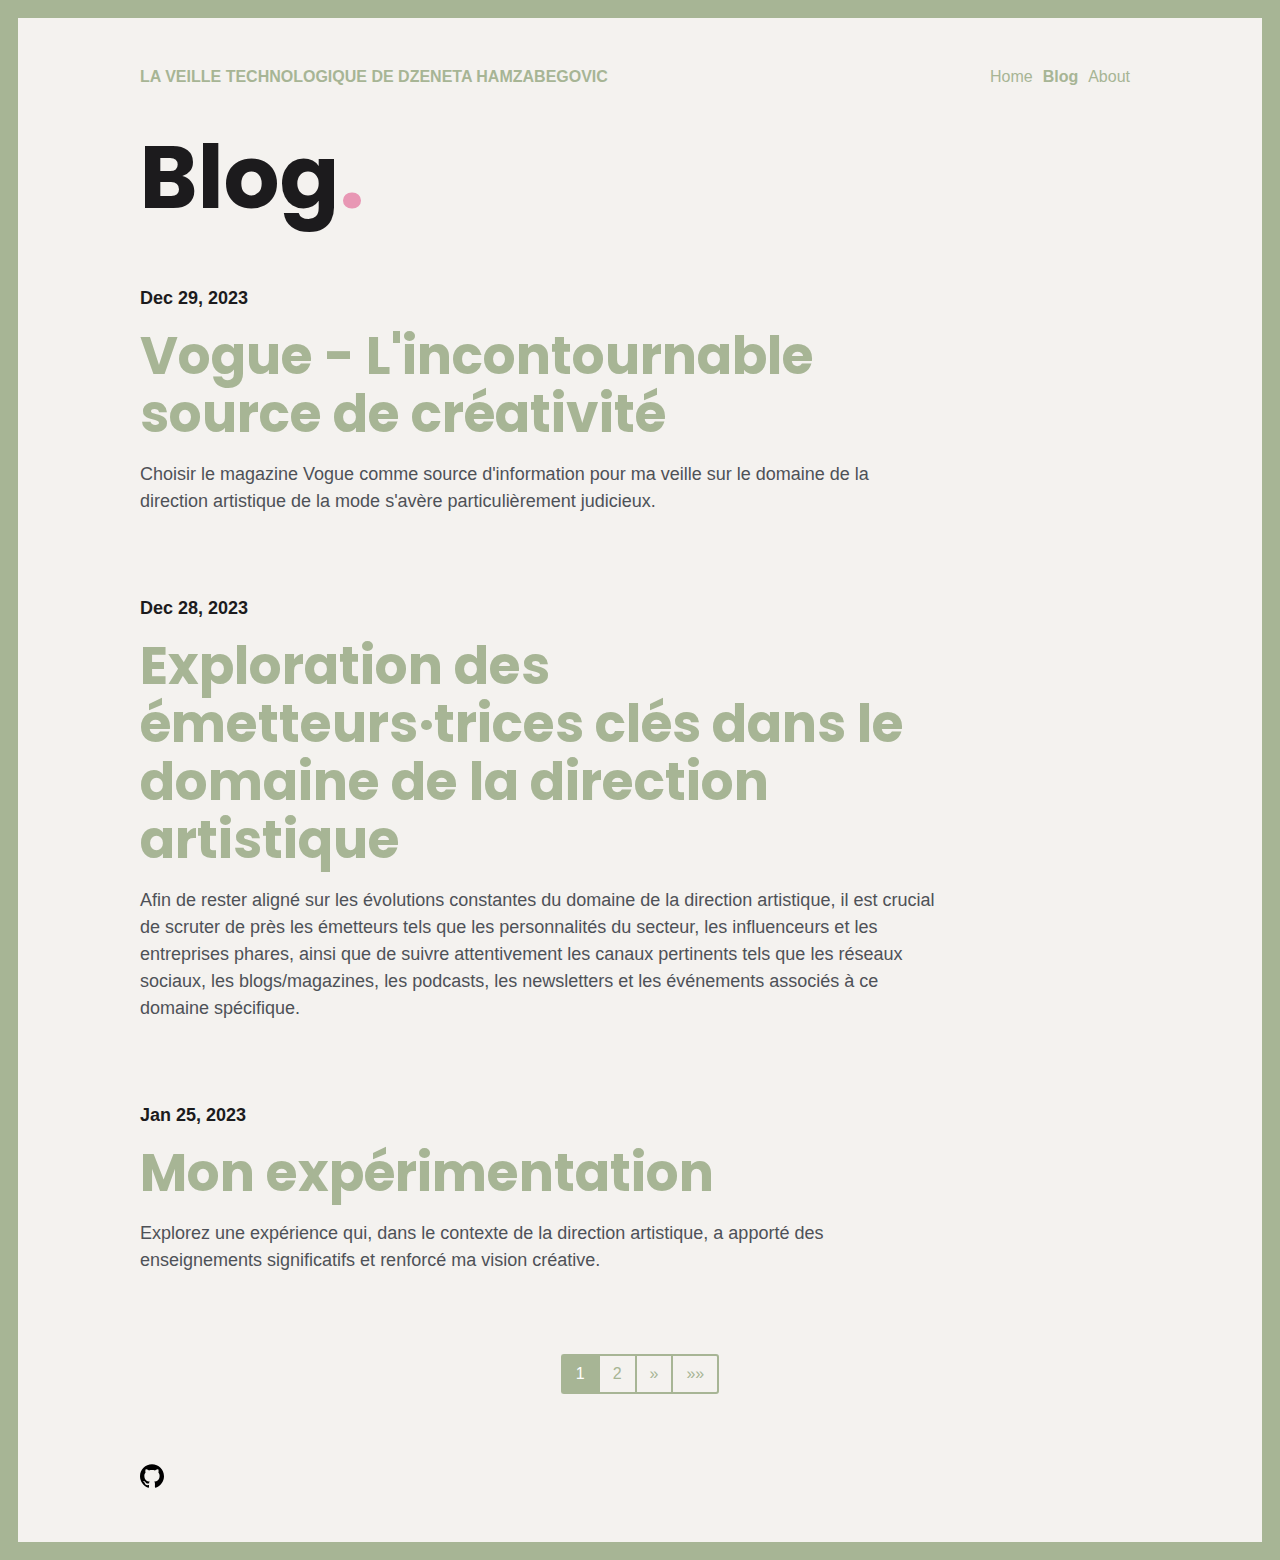
<file: posts/page/1/index.html>
<!doctype html><html lang=en-us><head><title>https://dzenetahamzabegovic.github.io/posts/</title><link rel=canonical href=https://dzenetahamzabegovic.github.io/posts/><meta name=robots content="noindex"><meta charset=utf-8><meta http-equiv=refresh content="0; url=https://dzenetahamzabegovic.github.io/posts/"></head></html>
</file>
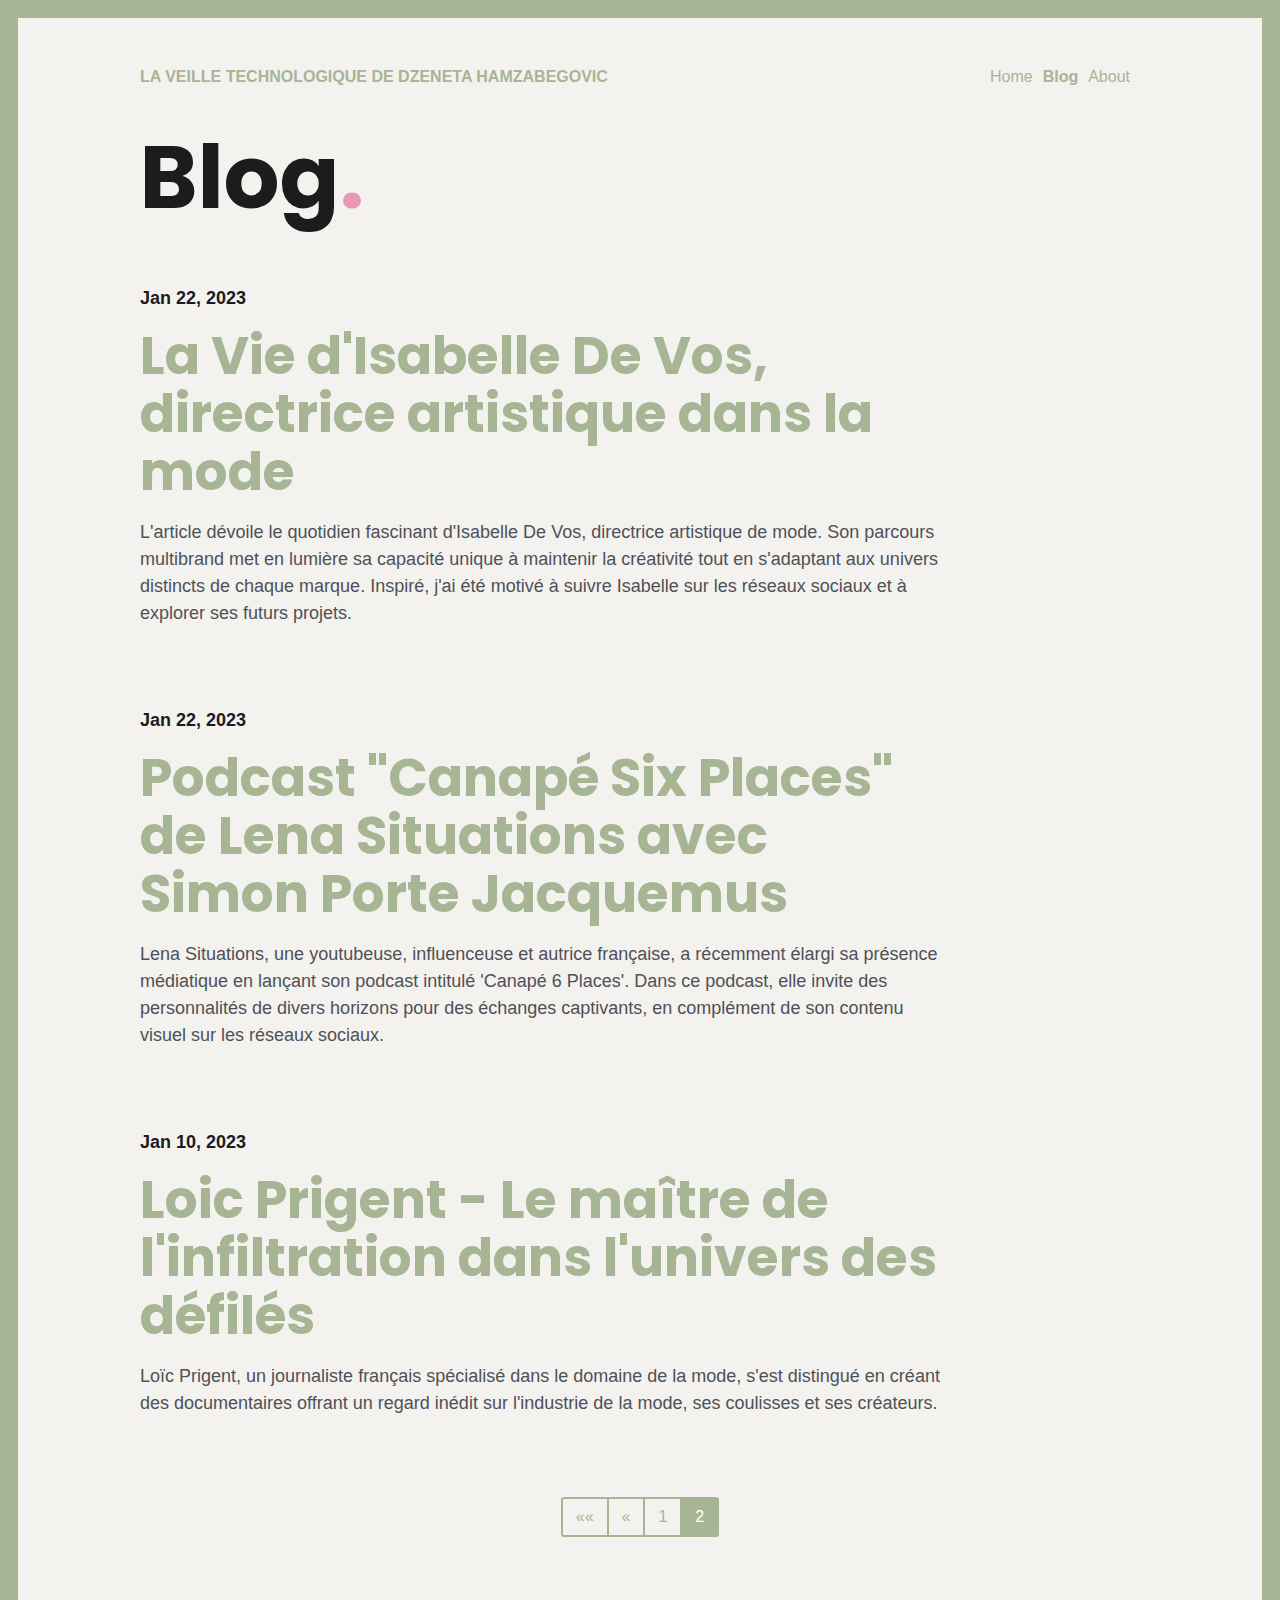
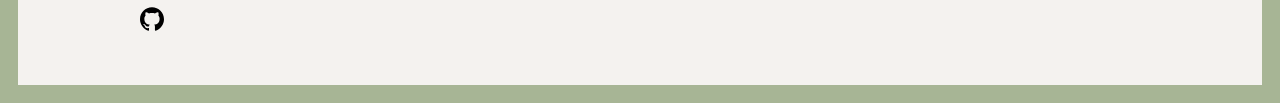
<file: posts/page/2/index.html>
<!doctype html><html lang=en><head><meta charset=utf-8><meta http-equiv=x-ua-compatible content="ie=edge"><title>Blog - La veille technologique de Dzeneta Hamzabegovic</title><meta name=viewport content="width=device-width,initial-scale=1"><link rel=icon href=https://dzenetahamzabegovic.github.io/dzeneta.png type=image/png><link rel="shortcut icon" href=https://dzenetahamzabegovic.github.io/dzeneta.png type=image/png><link rel=stylesheet href=/css/style.min.c3deccefac576f44f58d03253b71d006d5fb8651e04103d0e4fe76527a492dee.css><link rel=stylesheet href=/assets/css/extended.min.9729f28a5087b689b946e103d96abd63bfd37b1417effa251dbf798312e3fba5.css><meta property="og:title" content="Blog"><meta property="og:type" content="website"><meta property="og:url" content="https://dzenetahamzabegovic.github.io/posts/"><meta name=twitter:card content="summary"><meta name=twitter:site content="@zerostaticio"><meta name=twitter:creator content="@zerostaticio"><link rel=preconnect href=https://fonts.gstatic.com><link href="https://fonts.googleapis.com/css2?family=Poppins:wght@400;700&amp;display=swap" rel=stylesheet></head><body class='page frame page-blog-list'><div id=menu-main-mobile class=menu-main-mobile><ul class=menu><li class=menu-item-home><a href=https://dzenetahamzabegovic.github.io/>Home</a></li><li class=menu-item-blog><a href=https://dzenetahamzabegovic.github.io/posts/>Blog</a></li><li class=menu-item-about><a href=https://dzenetahamzabegovic.github.io/about/>About</a></li><li class=menu-item-><a href=https://dzenetahamzabegovic.github.io/></a></li></ul></div><div id=wrapper class=wrapper><div class=header><a class=header-logo href=/>La veille technologique de Dzeneta Hamzabegovic</a><div class=menu-main><ul><li class=menu-item-home><a href=/><span>Home</span></a></li><li class="menu-item-blog active"><a href=/posts/><span>Blog</span></a></li><li class=menu-item-about><a href=/about/><span>About</span></a></li><li class=menu-item-><a href><span></span></a></li></ul></div><div id=toggle-menu-main-mobile class=hamburger-trigger><button class=hamburger>Menu</button></div></div><div class=intro><h1>Blog<span class=dot>.</span></h1></div><div class=summary><div class=summary-date>Jan 22, 2023</div><h2 class=summary-title><a href=/posts/article/>La Vie d'Isabelle De Vos, directrice artistique dans la mode</a></h2><p class=summary-description>L'article dévoile le quotidien fascinant d'Isabelle De Vos, directrice artistique de mode. Son parcours multibrand met en lumière sa capacité unique à maintenir la créativité tout en s'adaptant aux univers distincts de chaque marque. Inspiré, j'ai été motivé à suivre Isabelle sur les réseaux sociaux et à explorer ses futurs projets.</p></div><div class=summary><div class=summary-date>Jan 22, 2023</div><h2 class=summary-title><a href=/posts/podcast/>Podcast "Canapé Six Places" de Lena Situations avec Simon Porte Jacquemus</a></h2><p class=summary-description>Lena Situations, une youtubeuse, influenceuse et autrice française, a récemment élargi sa présence médiatique en lançant son podcast intitulé 'Canapé 6 Places'. Dans ce podcast, elle invite des personnalités de divers horizons pour des échanges captivants, en complément de son contenu visuel sur les réseaux sociaux.</p></div><div class=summary><div class=summary-date>Jan 10, 2023</div><h2 class=summary-title><a href=/posts/ytb/>Loic Prigent - Le maître de l'infiltration dans l'univers des défilés</a></h2><p class=summary-description>Loïc Prigent, un journaliste français spécialisé dans le domaine de la mode, s'est distingué en créant des documentaires offrant un regard inédit sur l'industrie de la mode, ses coulisses et ses créateurs.</p></div><ul class=pagination><li class="pagination-item pagination-item-first"><a class="pagination-link pagination-link-first" href=/posts/>««</a></li><li class="pagination-item pagination-item-previous"><a href=/posts/ class="pagination-link pagination-link-previous">«</a></li><li class=pagination-item><a href=/posts/ class=pagination-link>1</a></li><li class="pagination-item pagination-item-current"><a href=/posts/page/2/ class=pagination-link>2</a></li></ul><div class=footer><div class=footer-social><span class="social-icon social-icon-github"><a href=https://github.com/Dzenetahamzabegovic/Dzenetahamzabegovic.github.io title=github target=_blank rel=noopener><img src=/images/social/github.svg width=24 height=24 alt=github></a></span></div></div></div><script type=text/javascript src=/js/bundle.min.5993fcb11c07dea925a3fbd58c03c7f1857197c35fccce3aa963a12c0b3c9960.js></script></body></html>
</file>
